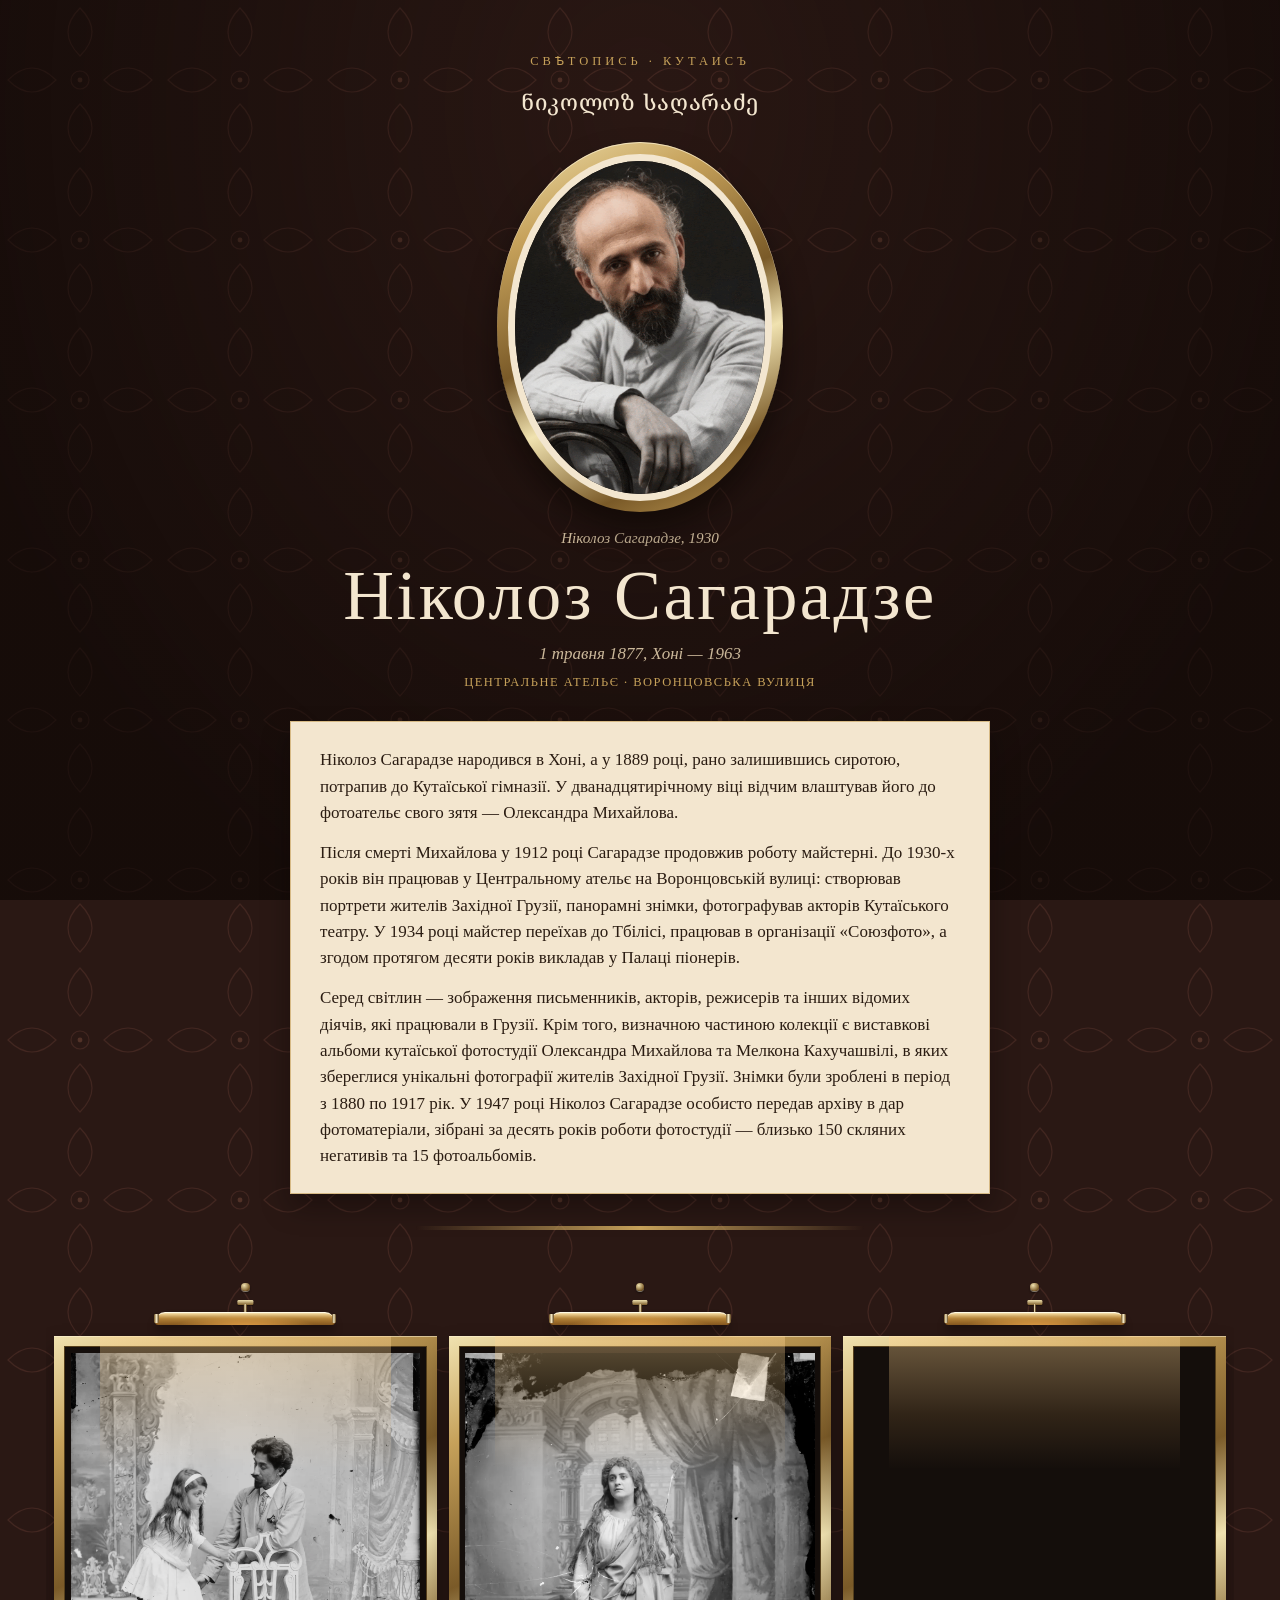
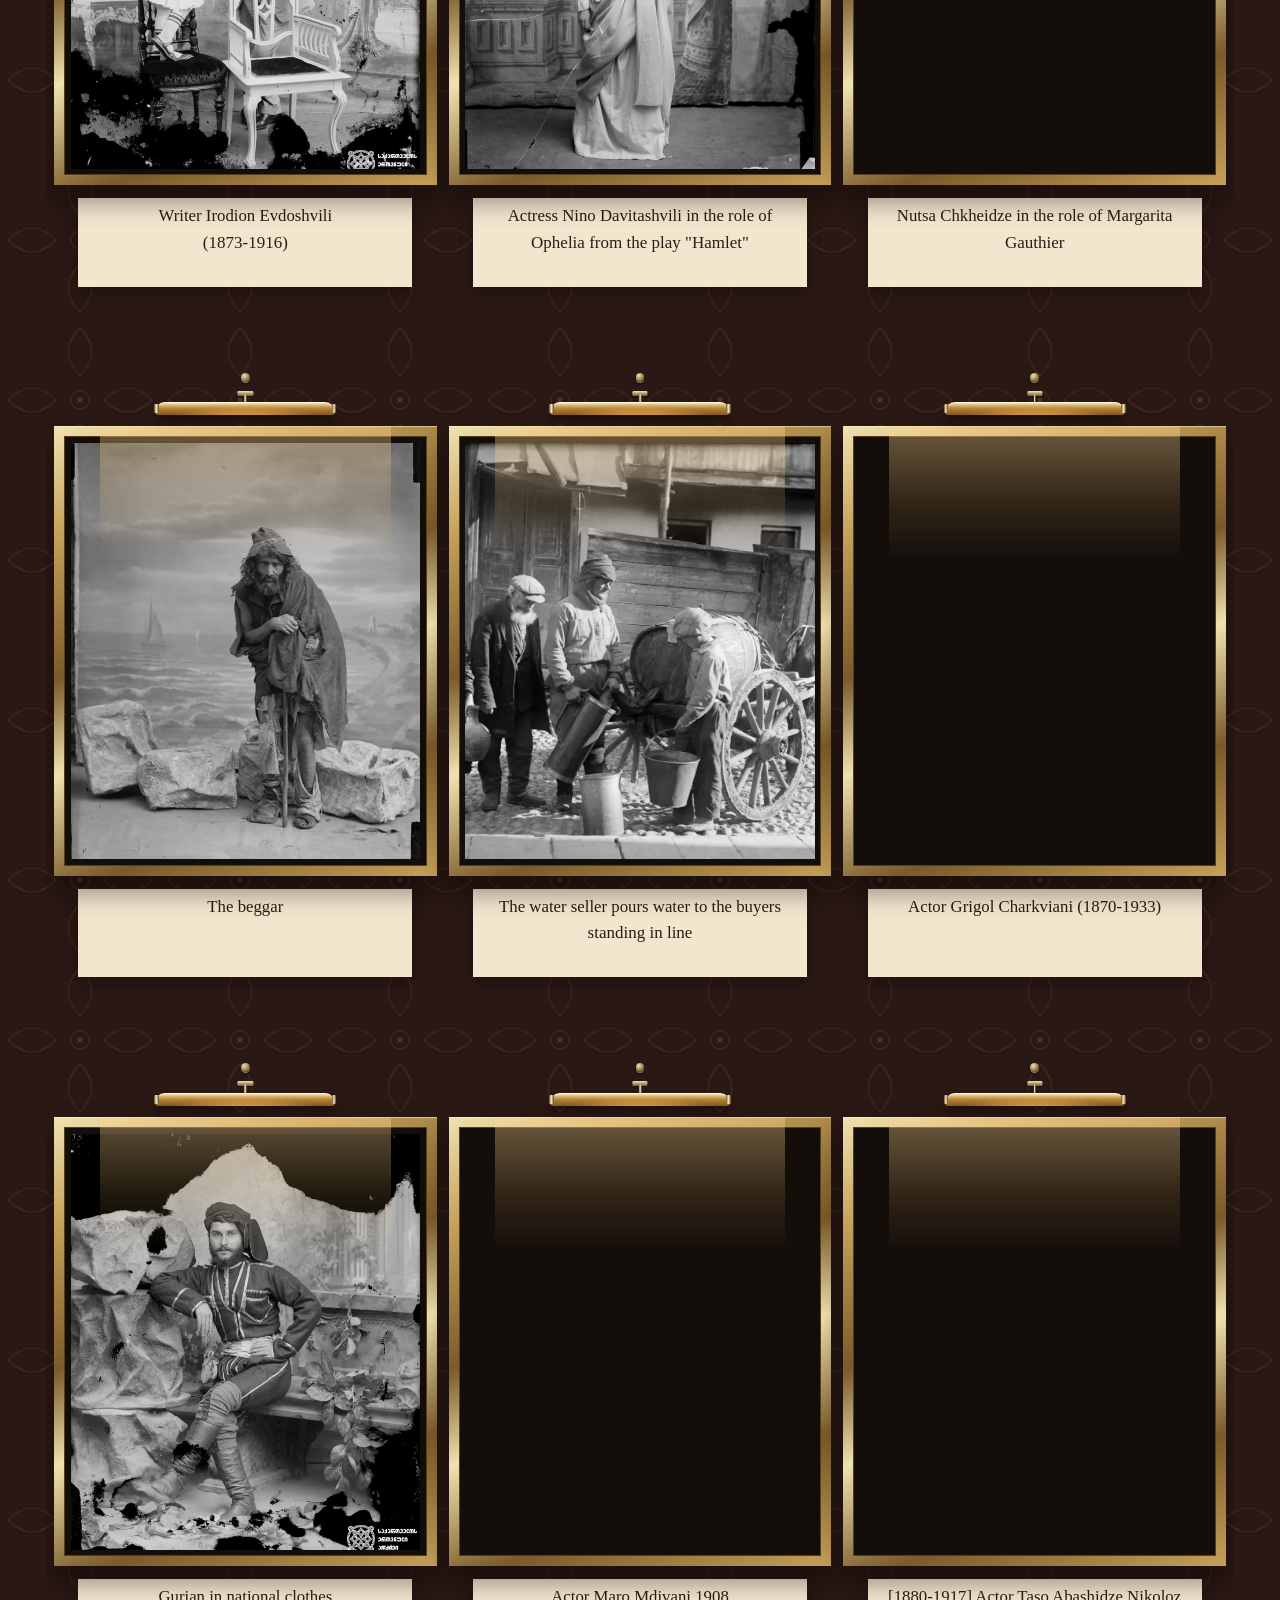
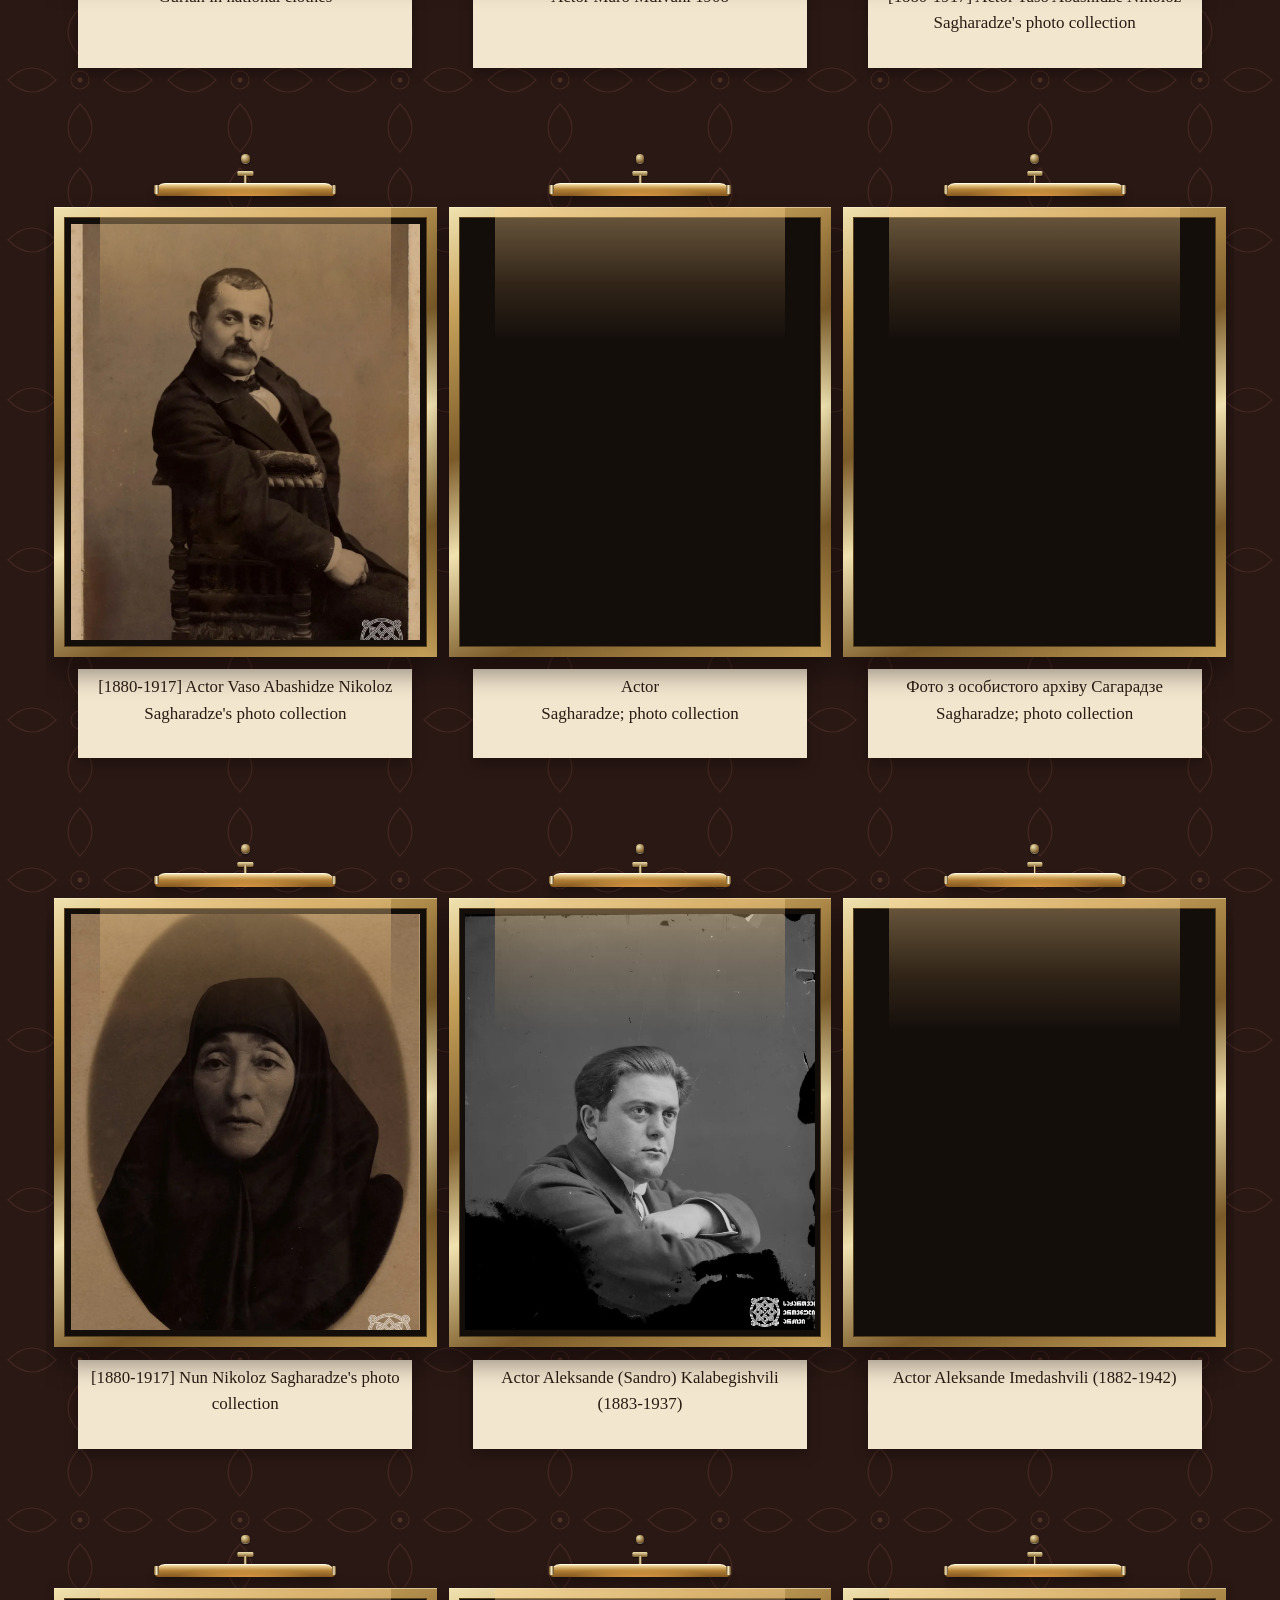
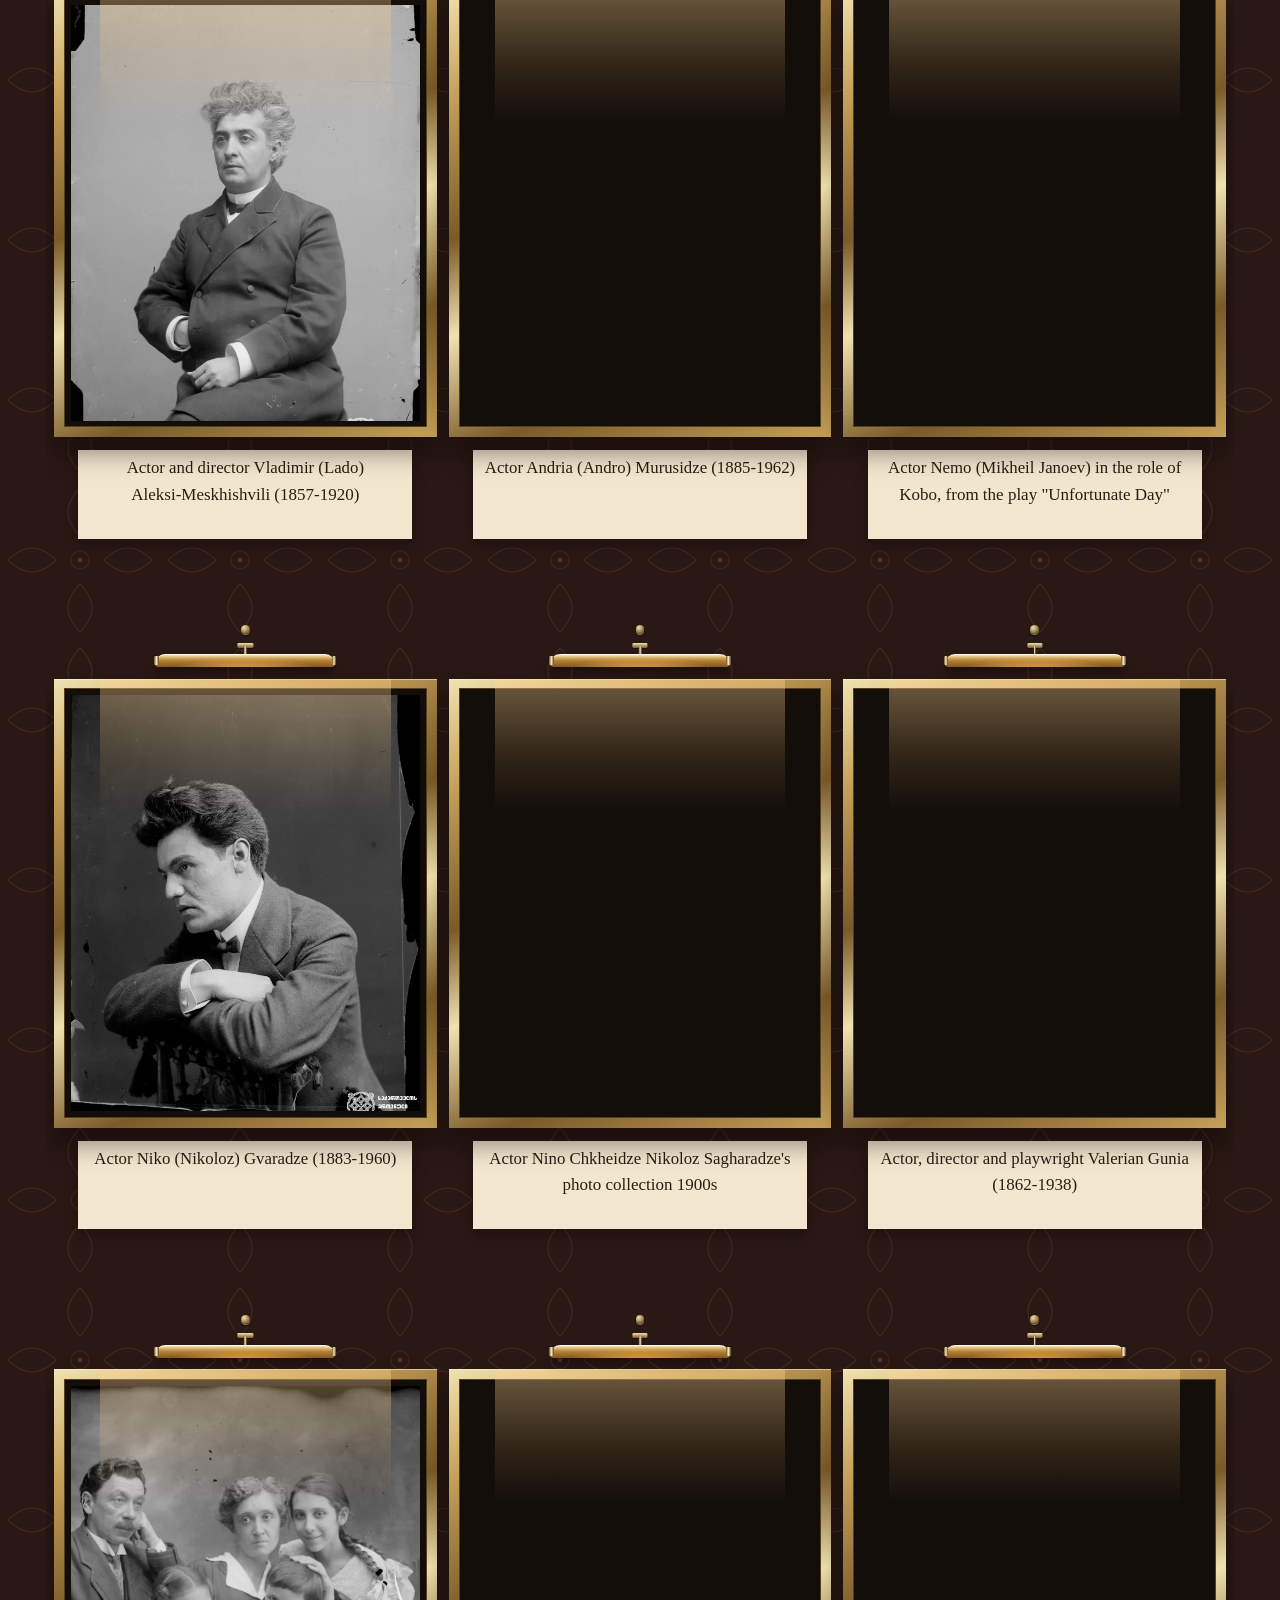
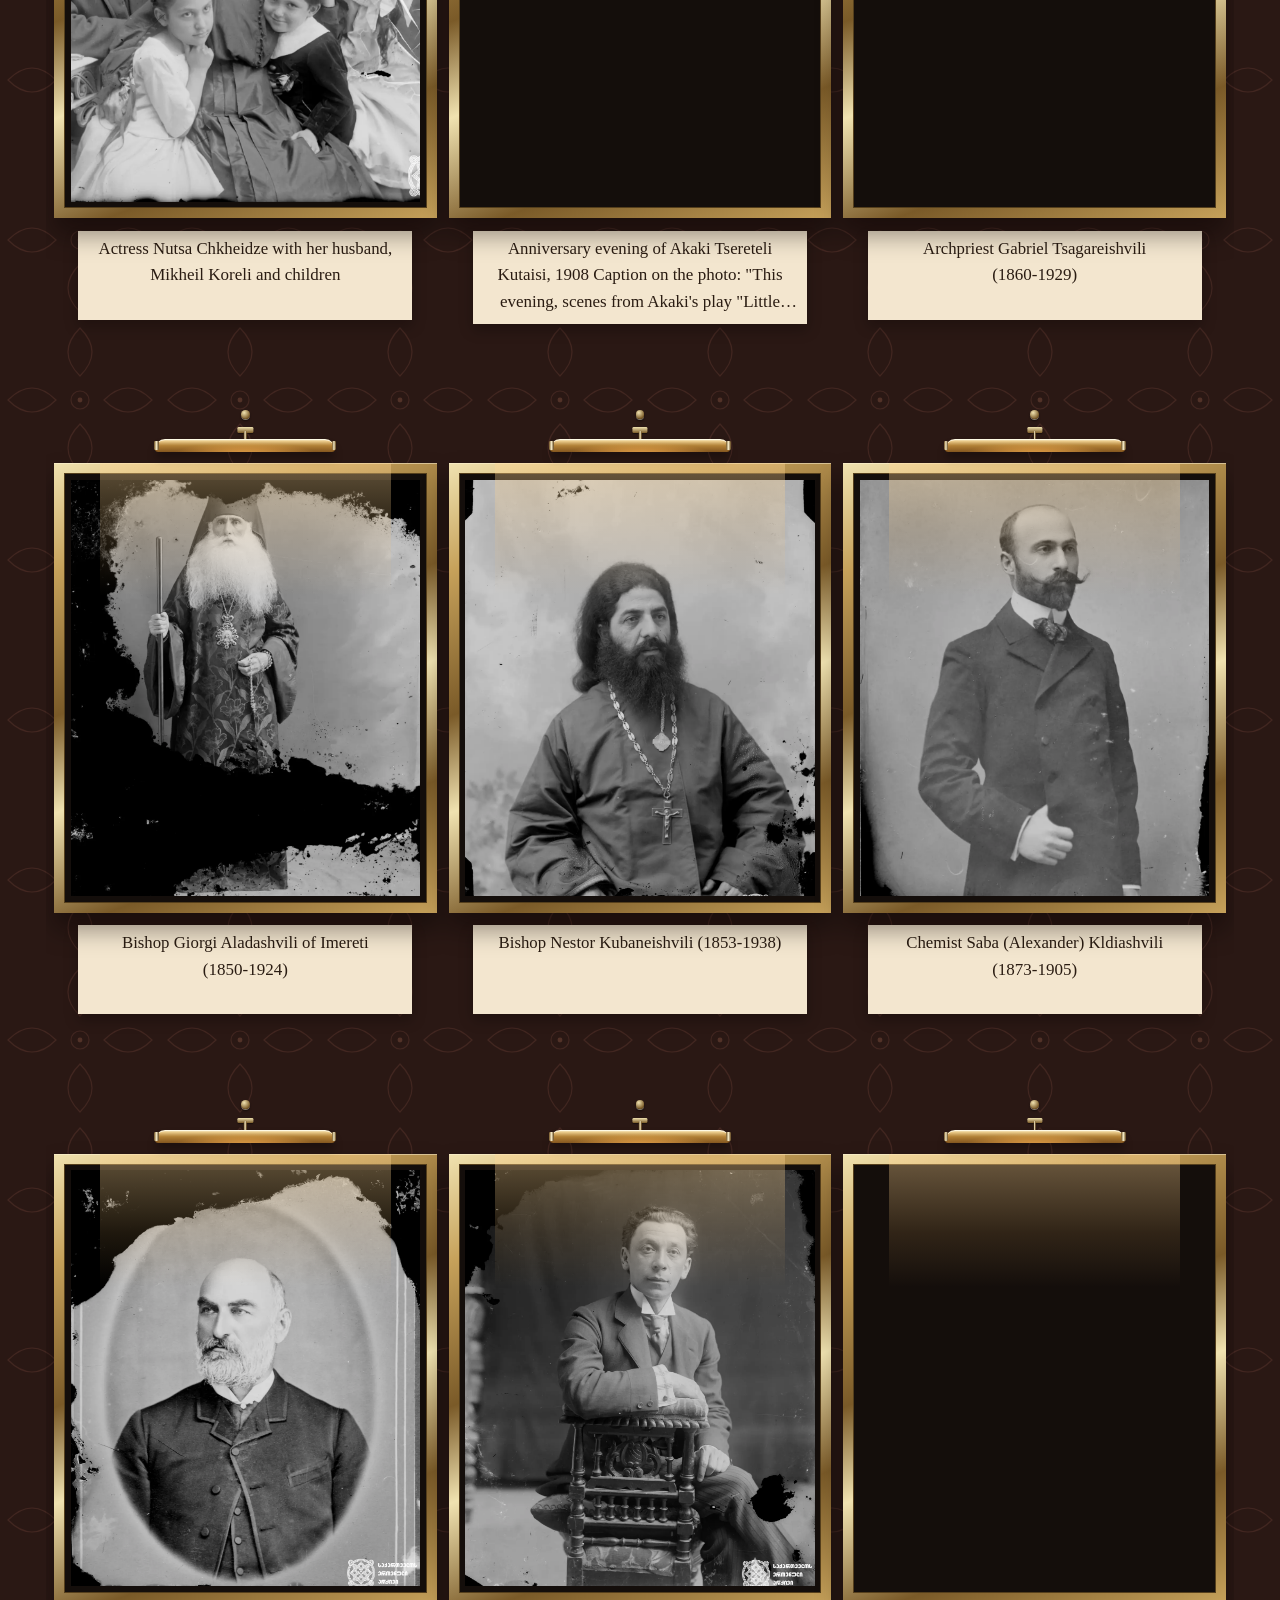
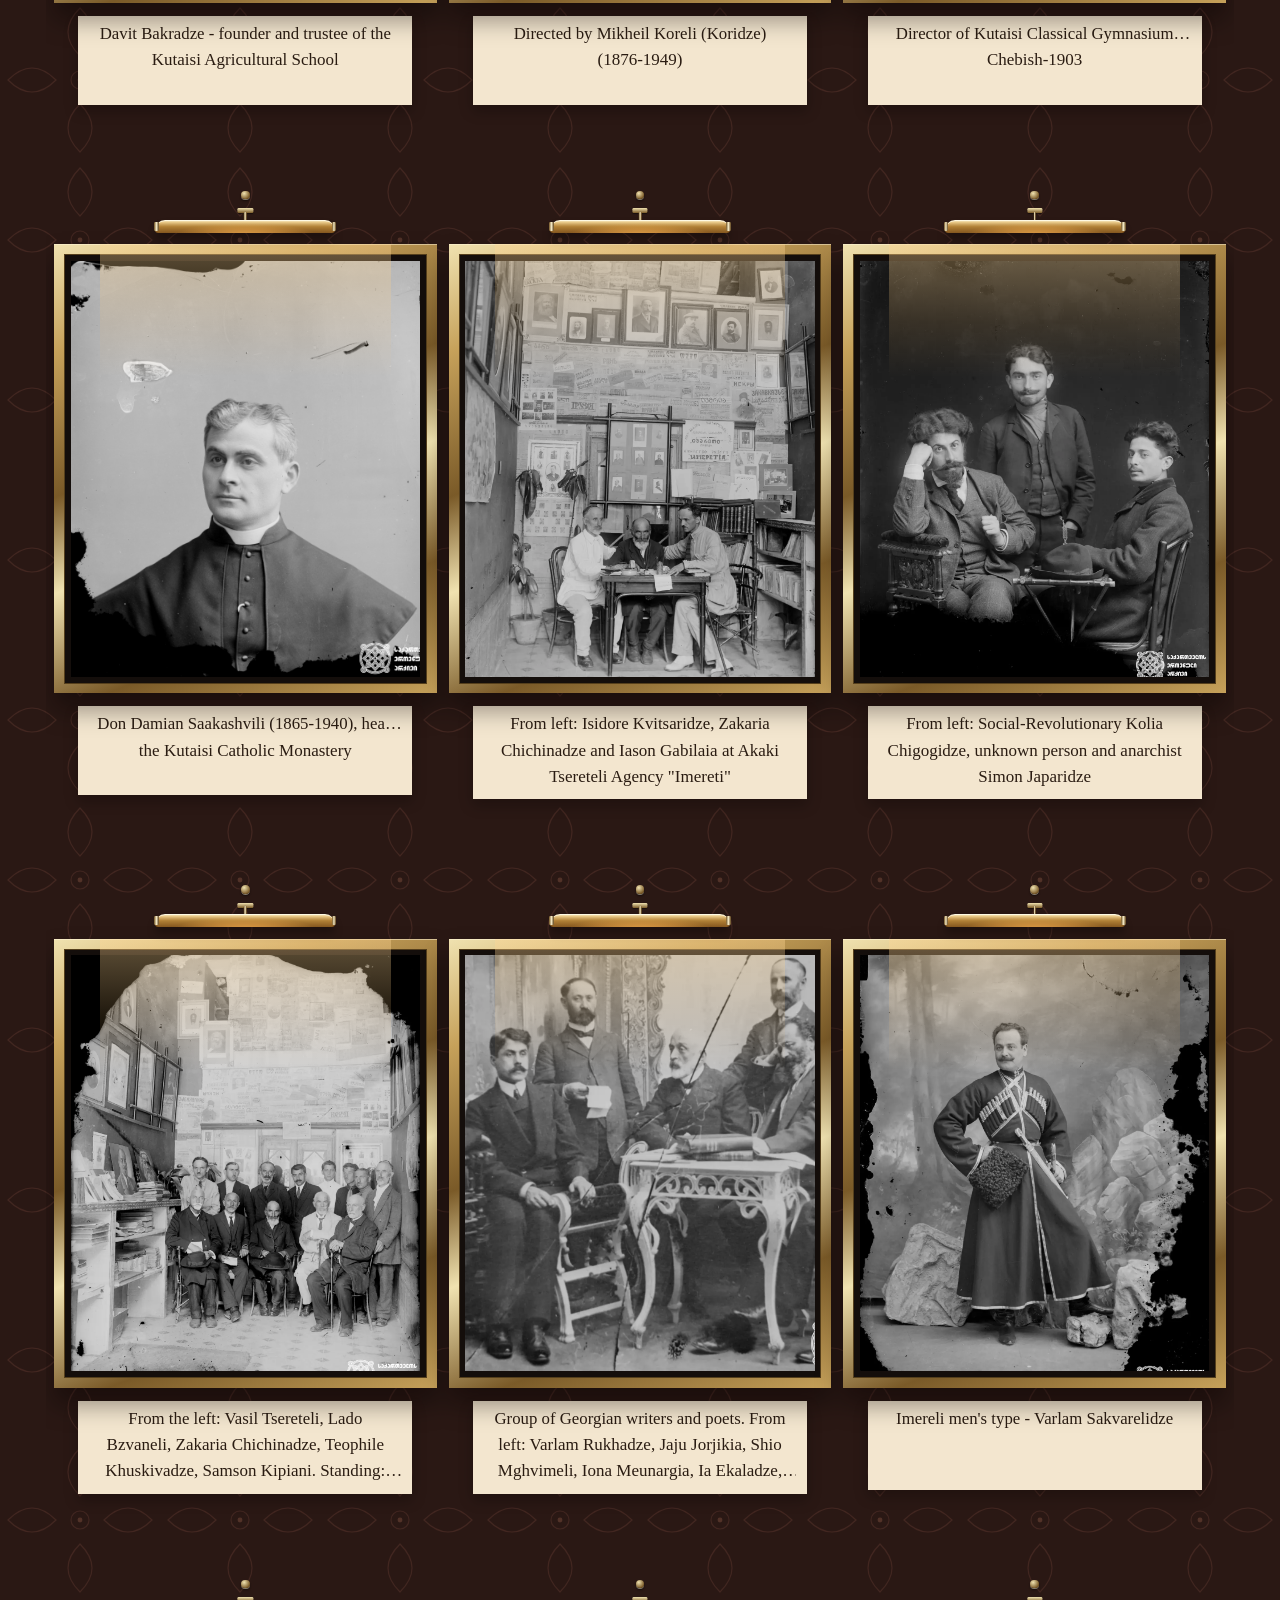
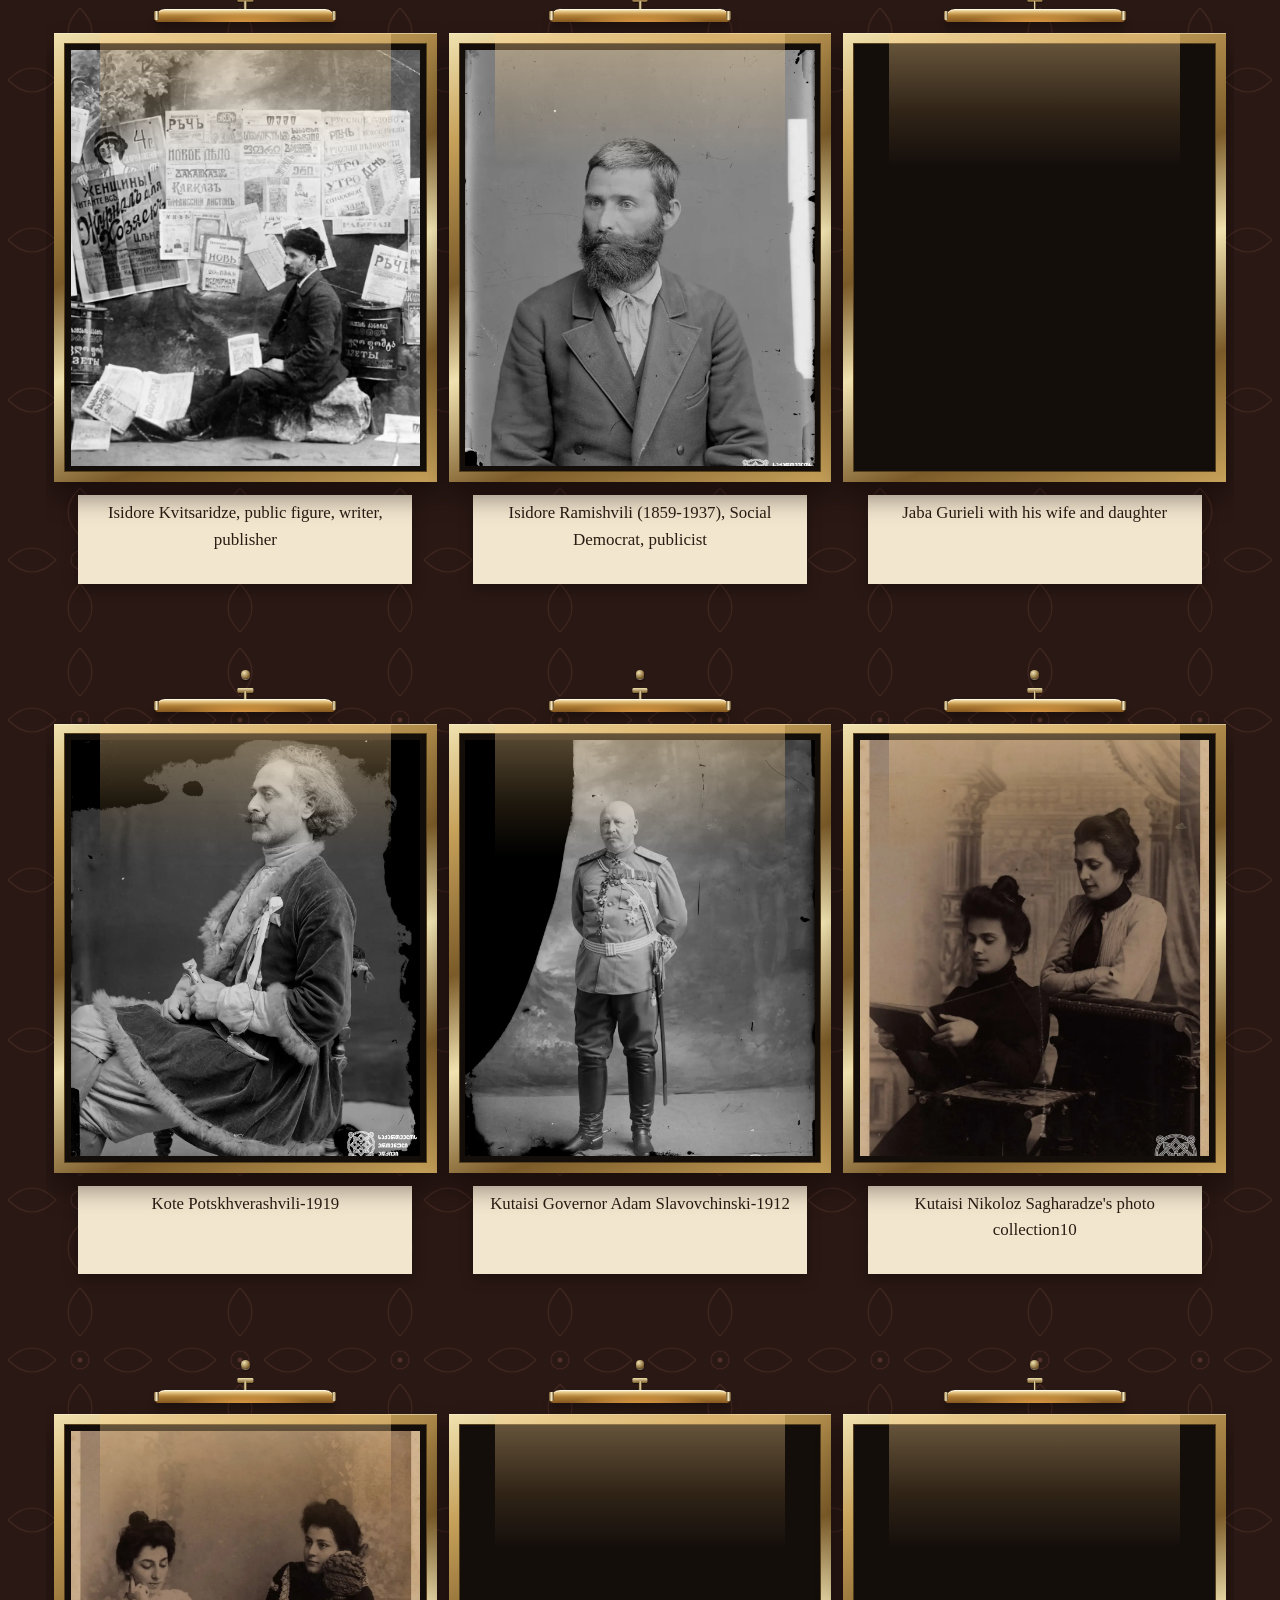
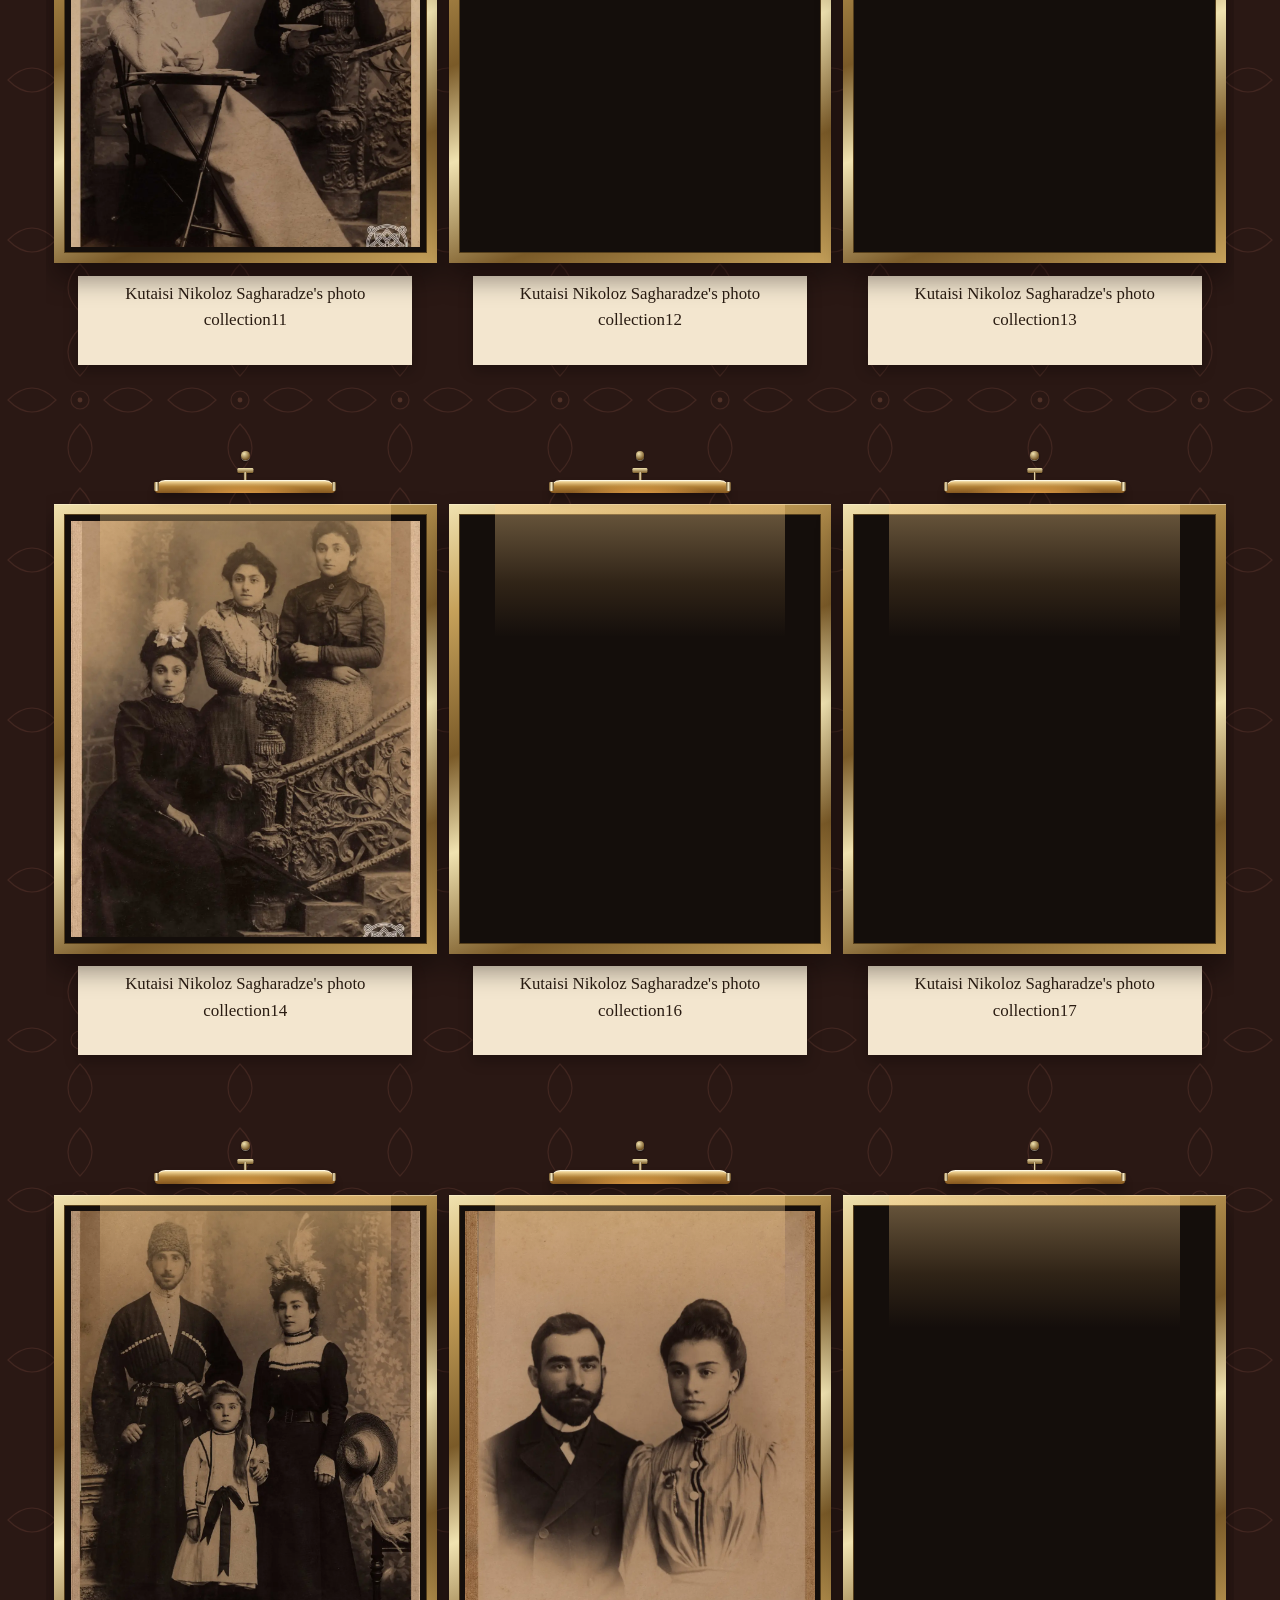
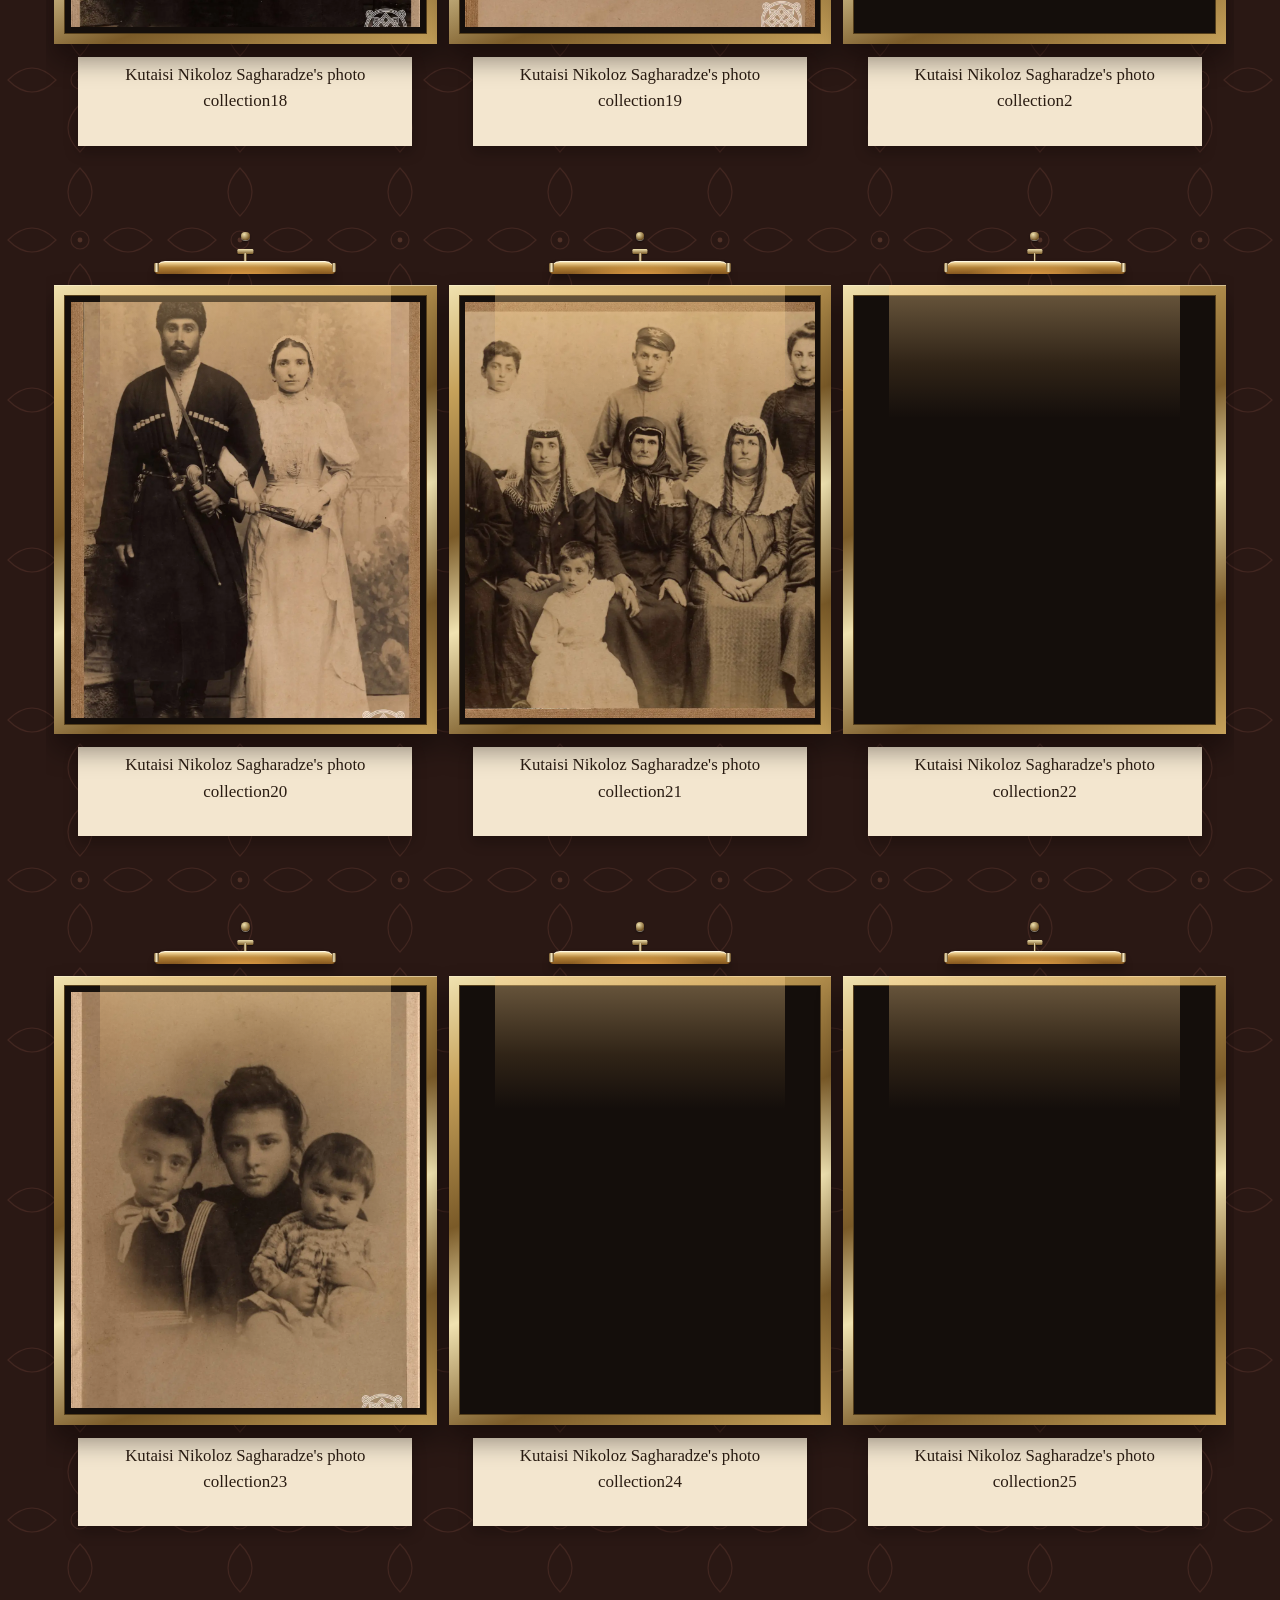
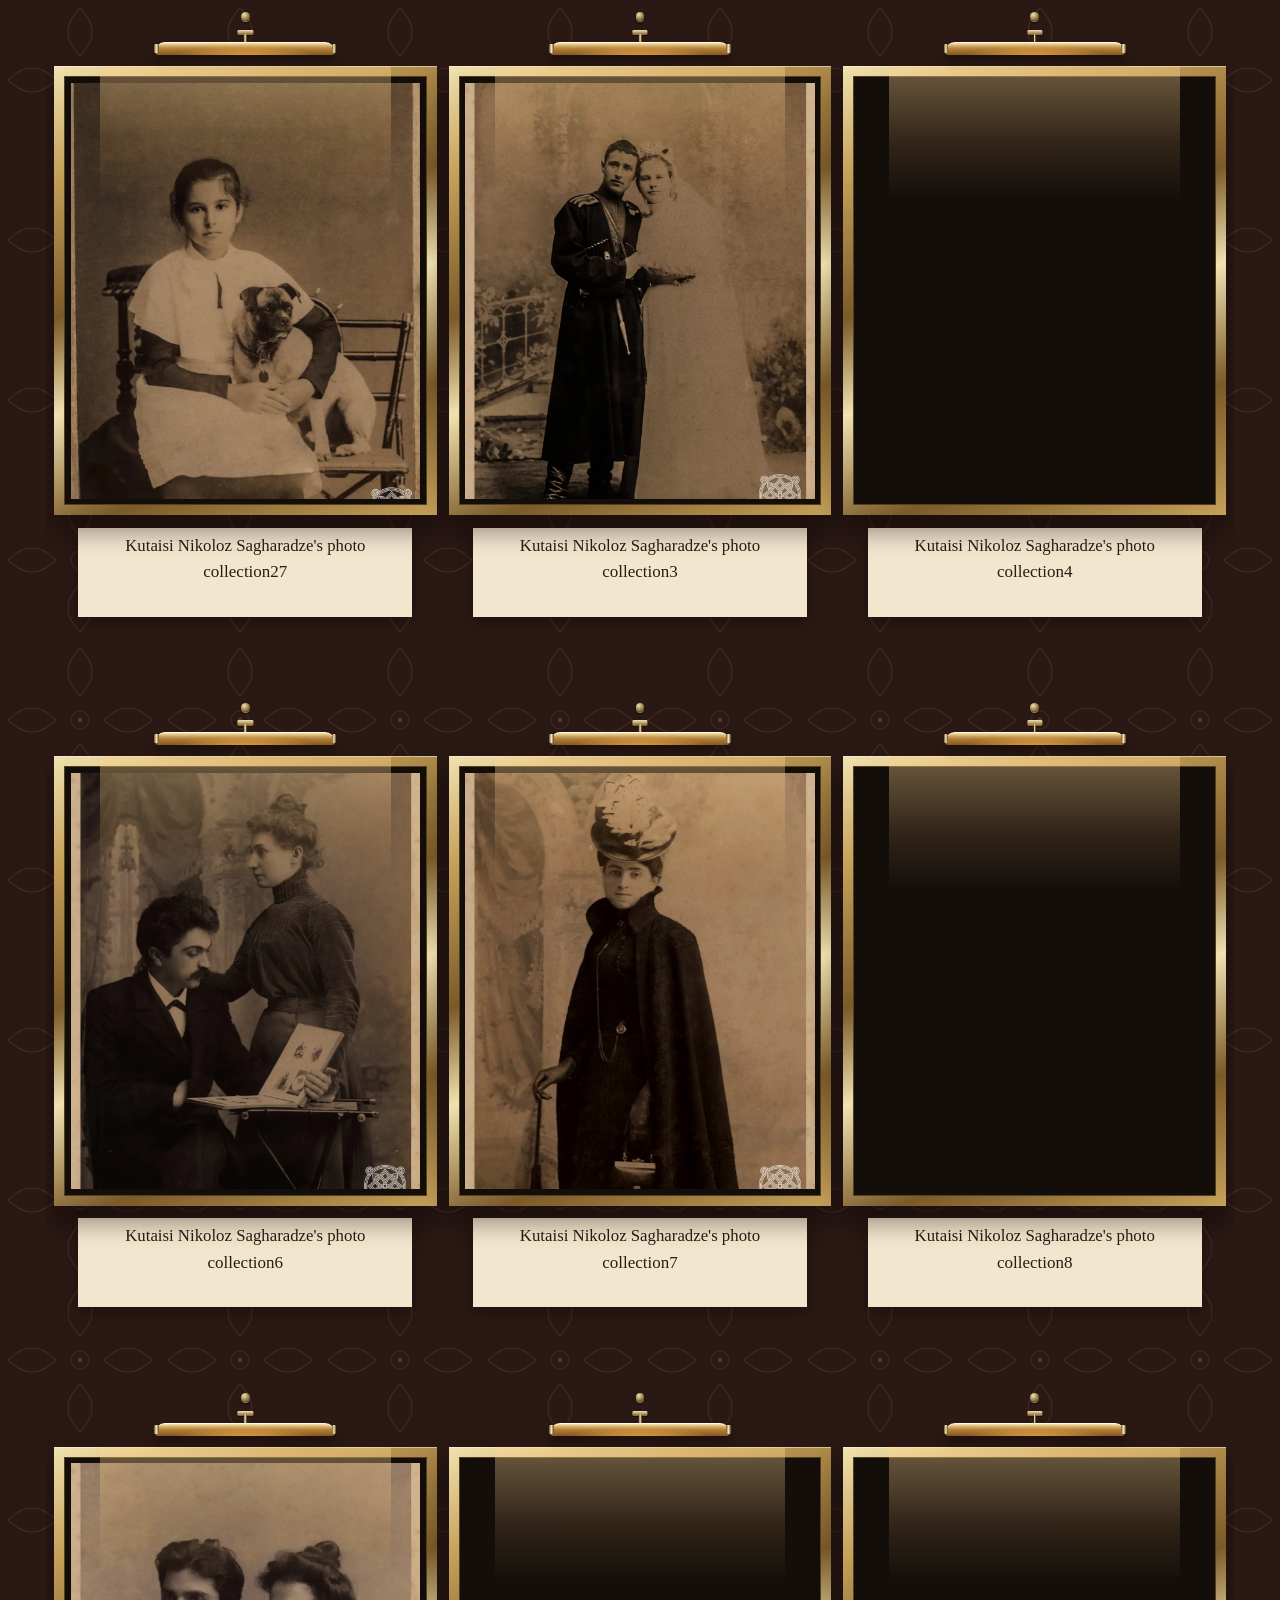
<file: index.html>
<!DOCTYPE html>
<html lang="ua">
  <head>
    <meta charset="utf-8">
    <meta name="viewport" content="width=device-width, initial-scale=1">
    <title>Фотостудія Ніколоза Сагарадзе</title>
    <meta name="description" content="Фото Ніколоза Сагарадзе. Кутаиси, Центральне ательє на Воронцовській.">
<link rel="manifest" href="manifest.json">
    <link rel="icon" href="favicon.svg" type="image/svg+xml">
  <link rel="apple-touch-icon" href="/icons/apple-touch-icon.png">
    <link rel="stylesheet" href="styles.css">
    <style>
      .plate-hit.lit .frame img {
        filter: brightness(1.15) contrast(1.08) drop-shadow(0 0 12px rgba(255, 230, 150, 0.7));
        transition: filter 0.4s ease, box-shadow 0.4s ease;
      }
      .plate-hit.lit .frame {
        box-shadow: 0 14px 36px rgba(0,0,0,0.7), 0 -10px 25px rgba(255, 220, 130, 0.35);
        transition: box-shadow 0.4s ease;
      }
      .slip-title,
      .slip-more {
        display: -webkit-box;
        -webkit-box-orient: vertical;
        overflow: hidden;
      }
      .slip-title { -webkit-line-clamp: 1; }
      .slip-more { -webkit-line-clamp: 2; }
      .slip.is-open .slip-title,
      .slip.is-open .slip-more {
        display: block;
        -webkit-line-clamp: unset;
        overflow: visible;
      }
      .slip { cursor: pointer; }
    </style>
  </head>
  <body>
    <main class="salon">
      <header class="mast">
        <p class="kicker enter">Свѣтопись · Кутаисъ</p>
        <p class="geo enter" lang="ka">ნიკოლოზ საღარაძე</p>
        <figure class="medallion enter plate" data-motion="atelier/n_sagaradze.mp4" data-span="third" style="--i:7;--ratio:3 / 4">
          <div class="oval">
            <div class="oval-mat">
              <div class="oval-opening">
                <img src="atelier/result%20(1).gif" alt="Ніколоз Сагарадзе, портрет 1930 року" loading="lazy">
              </div>
            </div>
          </div>
          <figcaption>Ніколоз Сагарадзе, 1930</figcaption>
        </figure>
        <h1 class="enter">Ніколоз Сагарадзе</h1>
        <p class="dates enter">1 травня 1877, Хоні — 1963</p>
        <p class="place enter">Центральне ательє · Воронцовська вулиця</p>
      </header>

      <article class="label enter">
        <p>
         Ніколоз Сагарадзе народився в Хоні, а у 1889 році, рано залишившись сиротою, потрапив до Кутаїської гімназії. У дванадцятирічному віці відчим влаштував його до фотоательє свого зятя — Олександра Михайлова.
        </p>
        <p>
          Після смерті Михайлова у 1912 році Сагарадзе продовжив роботу майстерні.
          До 1930-х років він працював у Центральному ательє на Воронцовській вулиці: створював
          портрети жителів Західної Грузії, панорамні знімки, фотографував акторів Кутаїського театру. У 1934 році майстер переїхав до
          Тбілісі, працював в організації «Союзфото», а згодом протягом десяти років викладав у Палаці
          піонерів. </p>
          <p>Серед світлин — зображення письменників, акторів, режисерів та інших відомих діячів, які працювали в Грузії. Крім того, визначною частиною колекції є виставкові альбоми кутаїської фотостудії Олександра Михайлова та Мелкона Кахучашвілі, в яких збереглися унікальні фотографії жителів Західної Грузії.
Знімки були зроблені в період з 1880 по 1917 рік. У 1947 році Ніколоз Сагарадзе особисто передав архіву в дар фотоматеріали, зібрані за десять років роботи фотостудії — близько 150 скляних негативів та 15 фотоальбомів.
        </p>
      </article>

      <div class="rail" aria-hidden="true"></div>

      <section class="hang" aria-label="Стена ателье">
  <figure class="plate" data-motion="atelier/children_na_stule.mp4" data-span="third" style="--i:109">
          <div class="plate-hit is-still">
            <span class="nail" aria-hidden="true"></span>
            <span class="lamp" aria-hidden="true"><span class="lamp-plate"></span><span class="lamp-arm"></span><span class="lamp-shade"></span></span>
            <span class="frame">
              <span class="frame-well">
                <span class="opening">
                  <img src="atelier/Writer%20Irodion%20Evdoshvili%20%281873-1916%29.jpg" alt="Writer Irodion Evdoshvili (1873-1916)" loading="lazy">
                </span>
              </span>
            </span>
            <span class="slip" role="button" tabindex="0" aria-expanded="false">
              <span class="slip-title">Writer Irodion Evdoshvili</span>
              <span class="slip-more">  (1873-1916)</span>
            </span>
          </div>
        </figure>
  <figure class="plate" data-span="third" style="--i:15" data-motion="atelier/actress.mp4">
          <div class="plate-hit is-still">
            <span class="nail" aria-hidden="true"></span>
            <span class="lamp" aria-hidden="true"><span class="lamp-plate"></span><span class="lamp-arm"></span><span class="lamp-shade"></span></span>
            <span class="frame">
              <span class="frame-well">
                <span class="opening">
                  <img src="atelier/Actress%20Nino%20Davitashvili%20in%20the%20role%20of%20Ophelia%20from%20the%20play%20%22Hamlet%22.jpg" alt="Actress Nino Davitashvili in the role of Ophelia from the play &quot;Hamlet&quot;" loading="lazy">
                </span>
              </span>
            </span>
            <span class="slip" role="button" tabindex="0" aria-expanded="false">
              <span class="slip-title">Actress Nino Davitashvili in the role of</span>
              <span class="slip-more">Ophelia from the play &quot;Hamlet&quot;</span>
            </span>
          </div>
        </figure> 
 <figure class="plate" data-motion="atelier/lady_v_kresle.mp4" data-span="third" style="--i:79">
          <div class="plate-hit is-still">
            <span class="nail" aria-hidden="true"></span>
            <span class="lamp" aria-hidden="true"><span class="lamp-plate"></span><span class="lamp-arm"></span><span class="lamp-shade"></span></span>
            <span class="frame">
              <span class="frame-well">
                <span class="opening">
                  <img src="atelier/Nutsa%20Chkheidze%20in%20the%20role%20of%20Margarita%20Gauthier.jpg" alt="Nutsa Chkheidze in the role of Margarita Gauthier" loading="lazy">
                </span>
              </span>
            </span>
            <span class="slip" role="button" tabindex="0" aria-expanded="false">
              <span class="slip-title">Nutsa Chkheidze in the role of Margarita</span>
              <span class="slip-more">Gauthier</span>
            </span>
          </div>
        </figure>  
        <figure class="plate" data-motion="atelier/The beggar.mp4" data-span="third" style="--i:98">
          <div class="plate-hit is-still">
            <span class="nail" aria-hidden="true"></span>
            <span class="lamp" aria-hidden="true"><span class="lamp-plate"></span><span class="lamp-arm"></span><span class="lamp-shade"></span></span>
            <span class="frame">
              <span class="frame-well">
                <span class="opening">
                  <img src="atelier/The%20beggar.jpg" alt="The beggar" loading="lazy">
                </span>
              </span>
            </span>
            <span class="slip" role="button" tabindex="0" aria-expanded="false">
              <span class="slip-title">The beggar</span>
            </span>
          </div>
        </figure> 
   <figure class="plate" data-motion="atelier/nabiraut_vodu.mp4" data-span="third" style="--i:99">
          <div class="plate-hit is-still">
            <span class="nail" aria-hidden="true"></span>
            <span class="lamp" aria-hidden="true"><span class="lamp-plate"></span><span class="lamp-arm"></span><span class="lamp-shade"></span></span>
            <span class="frame">
              <span class="frame-well">
                <span class="opening">
                  <img src="atelier/The%20water%20seller%20pours%20water%20to%20the%20buyers%20standing%20in%20line.jpg" alt="The water seller pours water to the buyers standing in line" loading="lazy">
                </span>
              </span>
            </span>
            <span class="slip" role="button" tabindex="0" aria-expanded="false">
              <span class="slip-title">The water seller pours water to the buyers</span>
              <span class="slip-more">standing in line</span>
            </span>
          </div>
        </figure> 
          <figure class="plate" data-motion="atelier/Actor Grigol Charkviani.mp4" data-span="third" style="--i:9">
          <div class="plate-hit is-still">
            <span class="nail" aria-hidden="true"></span>
            <span class="lamp" aria-hidden="true"><span class="lamp-plate"></span><span class="lamp-arm"></span><span class="lamp-shade"></span></span>
            <span class="frame">
              <span class="frame-well">
                <span class="opening">
                  <img src="atelier/Actor%20Grigol%20Charkviani%20%281870-1933%29.jpg" alt="Actor Grigol Charkviani (1870-1933)" loading="lazy">
                </span>
              </span>
            </span>
            <span class="slip" role="button" tabindex="0" aria-expanded="false">
              <span class="slip-title">Actor Grigol Charkviani (1870-1933)</span>
            </span>
          </div>
        </figure> 
       <figure class="plate" data-motion="atelier/Gurian in national clothes.mp4" data-span="third" style="--i:39">
          <div class="plate-hit is-still">
            <span class="nail" aria-hidden="true"></span>
            <span class="lamp" aria-hidden="true"><span class="lamp-plate"></span><span class="lamp-arm"></span><span class="lamp-shade"></span></span>
            <span class="frame">
              <span class="frame-well">
                <span class="opening">
                  <img src="atelier/Gurian%20in%20national%20clothes.jpg" alt="Gurian in national clothes" loading="lazy">
                </span>
              </span>
            </span>
            <span class="slip" role="button" tabindex="0" aria-expanded="false">
              <span class="slip-title">Gurian in national clothes</span>
            </span>
          </div>
        </figure>
         <figure class="plate" data-span="third" style="--i:10" data-motion="atelier/Actor Maro Mdivani 1908.mp4">
          <div class="plate-hit is-still">
            <span class="nail" aria-hidden="true"></span>
            <span class="lamp" aria-hidden="true"><span class="lamp-plate"></span><span class="lamp-arm"></span><span class="lamp-shade"></span></span>
            <span class="frame">
              <span class="frame-well">
                <span class="opening">
                  <img src="atelier/Actor%20Maro%20Mdivani%201908.jpg" alt="Actor Maro Mdivani 1908" loading="lazy">
                </span>
              </span>
            </span>
            <span class="slip" role="button" tabindex="0" aria-expanded="false">
              <span class="slip-title">Actor Maro Mdivani 1908</span>
            </span>
          </div>
        </figure>
        <figure class="plate" data-motion="atelier/Taso Abashidze.mp4" data-span="third" style="--i:2">
          <div class="plate-hit is-still">
            <span class="nail" aria-hidden="true"></span>
            <span class="lamp" aria-hidden="true"><span class="lamp-plate"></span><span class="lamp-arm"></span><span class="lamp-shade"></span></span>
            <span class="frame">
              <span class="frame-well">
                <span class="opening">
                  <img src="atelier/%5B1880-1917%5D%20Actor%20Taso%20Abashidze%20Nikoloz%20Sagharadze%27s%20photo%20collection.jpg" alt="[1880-1917] Actor Taso Abashidze Nikoloz Sagharadze&#x27;s photo collection" loading="lazy">
                </span>
              </span>
            </span>
            <span class="slip" role="button" tabindex="0" aria-expanded="false">
              <span class="slip-title">[1880-1917] Actor Taso Abashidze Nikoloz</span>
              <span class="slip-more">Sagharadze&#x27;s photo collection</span>
            </span>
          </div>
        </figure>
        <figure class="plate" data-span="third" style="--i:3">
          <div class="plate-hit is-still">
            <span class="nail" aria-hidden="true"></span>
            <span class="lamp" aria-hidden="true"><span class="lamp-plate"></span><span class="lamp-arm"></span><span class="lamp-shade"></span></span>
            <span class="frame">
              <span class="frame-well">
                <span class="opening">
                  <img src="atelier/%5B1880-1917%5D%20Actor%20Vaso%20Abashidze%20Nikoloz%20Sagharadze%27s%20photo%20collection.jpg" alt="[1880-1917] Actor Vaso Abashidze Nikoloz Sagharadze&#x27;s photo collection" loading="lazy">
                </span>
              </span>
            </span>
            <span class="slip" role="button" tabindex="0" aria-expanded="false">
              <span class="slip-title">[1880-1917] Actor Vaso Abashidze Nikoloz</span>
              <span class="slip-more">Sagharadze&#x27;s photo collection</span>
            </span>
          </div>
        </figure>
        <figure class="plate" data-span="third" style="--i:112">
          <div class="plate-hit is-still">
            <span class="nail" aria-hidden="true"></span>
            <span class="lamp" aria-hidden="true"><span class="lamp-plate"></span><span class="lamp-arm"></span><span class="lamp-shade"></span></span>
            <span class="frame">
              <span class="frame-well">
                <span class="opening">
                  <img src="atelier/Фото артиста.jpg" alt="Actor; photo collection" loading="lazy">
                </span>
              </span>
            </span>
            <span class="slip" role="button" tabindex="0" aria-expanded="false">
              <span class="slip-title">Actor </span>
              <span class="slip-more">Sagharadze; photo collection</span>
            </span>
          </div>
        </figure>
                <figure class="plate" data-span="third" style="--i:113">
          <div class="plate-hit is-still">
            <span class="nail" aria-hidden="true"></span>
            <span class="lamp" aria-hidden="true"><span class="lamp-plate"></span><span class="lamp-arm"></span><span class="lamp-shade"></span></span>
            <span class="frame">
              <span class="frame-well">
                <span class="opening">
                  <img src="atelier/Фото з особистого архiву Сагарадзе.jpg" alt="Actor; photo collection" loading="lazy">
                </span>
              </span>
            </span>
            <span class="slip" role="button" tabindex="0" aria-expanded="false">
              <span class="slip-title">Фото з особистого архiву Сагарадзе </span>
              <span class="slip-more">Sagharadze; photo collection</span>
            </span>
          </div>
        </figure>
        <figure class="plate" data-span="third" style="--i:4">
          <div class="plate-hit is-still">
            <span class="nail" aria-hidden="true"></span>
            <span class="lamp" aria-hidden="true"><span class="lamp-plate"></span><span class="lamp-arm"></span><span class="lamp-shade"></span></span>
            <span class="frame">
              <span class="frame-well">
                <span class="opening">
                  <img src="atelier/%5B1880-1917%5D%20Nun%20Nikoloz%20Sagharadze%27s%20photo%20collection.jpg" alt="[1880-1917] Nun Nikoloz Sagharadze&#x27;s photo collection" loading="lazy">
                </span>
              </span>
            </span>
            <span class="slip" role="button" tabindex="0" aria-expanded="false">
              <span class="slip-title">[1880-1917] Nun Nikoloz Sagharadze&#x27;s photo</span>
              <span class="slip-more">collection</span>
            </span>
          </div>
        </figure>
        <figure class="plate" data-span="third" style="--i:5">
          <div class="plate-hit is-still">
            <span class="nail" aria-hidden="true"></span>
            <span class="lamp" aria-hidden="true"><span class="lamp-plate"></span><span class="lamp-arm"></span><span class="lamp-shade"></span></span>
            <span class="frame">
              <span class="frame-well">
                <span class="opening">
                  <img src="atelier/Actor%20Aleksande%20%28Sandro%29%20Kalabegishvili%20%281883-1937%29.jpg" alt="Actor Aleksande (Sandro) Kalabegishvili (1883-1937)" loading="lazy">
                </span>
              </span>
            </span>
            <span class="slip" role="button" tabindex="0" aria-expanded="false">
              <span class="slip-title">Actor Aleksande (Sandro) Kalabegishvili</span>
              <span class="slip-more">(1883-1937)</span>
            </span>
          </div>
        </figure>
        <figure class="plate" data-span="third" style="--i:6">
          <div class="plate-hit is-still">
            <span class="nail" aria-hidden="true"></span>
            <span class="lamp" aria-hidden="true"><span class="lamp-plate"></span><span class="lamp-arm"></span><span class="lamp-shade"></span></span>
            <span class="frame">
              <span class="frame-well">
                <span class="opening">
                  <img src="atelier/Actor%20Aleksande%20Imedashvili%20%281882-1942%29.jpg" alt="Actor Aleksande Imedashvili (1882-1942)" loading="lazy">
                </span>
              </span>
            </span>
            <span class="slip" role="button" tabindex="0" aria-expanded="false">
              <span class="slip-title">Actor Aleksande Imedashvili (1882-1942)</span>
            </span>
          </div>
        </figure>
        <figure class="plate" data-span="third" style="--i:7">
          <div class="plate-hit is-still">
            <span class="nail" aria-hidden="true"></span>
            <span class="lamp" aria-hidden="true"><span class="lamp-plate"></span><span class="lamp-arm"></span><span class="lamp-shade"></span></span>
            <span class="frame">
              <span class="frame-well">
                <span class="opening">
                  <img src="atelier/Actor%20and%20director%20Vladimir%20%28Lado%29%20Aleksi-Meskhishvili%20%281857-1920%29.jpg" alt="Actor and director Vladimir (Lado) Aleksi-Meskhishvili (1857-1920)" loading="lazy">
                </span>
              </span>
            </span>
            <span class="slip" role="button" tabindex="0" aria-expanded="false">
              <span class="slip-title">Actor and director Vladimir (Lado)</span>
              <span class="slip-more">Aleksi-Meskhishvili (1857-1920)</span>
            </span>
          </div>
        </figure>
        <figure class="plate" data-span="third" style="--i:8">
          <div class="plate-hit is-still">
            <span class="nail" aria-hidden="true"></span>
            <span class="lamp" aria-hidden="true"><span class="lamp-plate"></span><span class="lamp-arm"></span><span class="lamp-shade"></span></span>
            <span class="frame">
              <span class="frame-well">
                <span class="opening">
                  <img src="atelier/Actor%20Andria%20%28Andro%29%20Murusidze%20%281885-1962%29.jpg" alt="Actor Andria (Andro) Murusidze (1885-1962)" loading="lazy">
                </span>
              </span>
            </span>
            <span class="slip" role="button" tabindex="0" aria-expanded="false">
              <span class="slip-title">Actor Andria (Andro) Murusidze (1885-1962)</span>
            </span>
          </div>
        </figure>
        <figure class="plate" data-span="third" style="--i:11">
          <div class="plate-hit is-still">
            <span class="nail" aria-hidden="true"></span>
            <span class="lamp" aria-hidden="true"><span class="lamp-plate"></span><span class="lamp-arm"></span><span class="lamp-shade"></span></span>
            <span class="frame">
              <span class="frame-well">
                <span class="opening">
                  <img src="atelier/Actor%20Nemo%20%28Mikheil%20Janoev%29%20in%20the%20role%20of%20Kobo%2C%20from%20the%20play%20%22Unfortunate%20Day%22.jpg" alt="Actor Nemo (Mikheil Janoev) in the role of Kobo, from the play &quot;Unfortunate Day&quot;" loading="lazy">
                </span>
              </span>
            </span>
            <span class="slip" role="button" tabindex="0" aria-expanded="false">
              <span class="slip-title">Actor Nemo (Mikheil Janoev) in the role of</span>
              <span class="slip-more">Kobo, from the play &quot;Unfortunate Day&quot;</span>
            </span>
          </div>
        </figure>
        <figure class="plate" data-span="third" style="--i:12">
          <div class="plate-hit is-still">
            <span class="nail" aria-hidden="true"></span>
            <span class="lamp" aria-hidden="true"><span class="lamp-plate"></span><span class="lamp-arm"></span><span class="lamp-shade"></span></span>
            <span class="frame">
              <span class="frame-well">
                <span class="opening">
                  <img src="atelier/Actor%20Niko%20%28Nikoloz%29%20Gvaradze%20%281883-1960%29.jpg" alt="Actor Niko (Nikoloz) Gvaradze (1883-1960)" loading="lazy">
                </span>
              </span>
            </span>
            <span class="slip" role="button" tabindex="0" aria-expanded="false">
              <span class="slip-title">Actor Niko (Nikoloz) Gvaradze (1883-1960)</span>
            </span>
          </div>
        </figure>
        <figure class="plate" data-span="third" style="--i:13">
          <div class="plate-hit is-still">
            <span class="nail" aria-hidden="true"></span>
            <span class="lamp" aria-hidden="true"><span class="lamp-plate"></span><span class="lamp-arm"></span><span class="lamp-shade"></span></span>
            <span class="frame">
              <span class="frame-well">
                <span class="opening">
                  <img src="atelier/Actor%20Nino%20Chkheidze%20Nikoloz%20Sagharadze%27s%20photo%20collection%201900s.jpg" alt="Actor Nino Chkheidze Nikoloz Sagharadze&#x27;s photo collection 1900s" loading="lazy">
                </span>
              </span>
            </span>
            <span class="slip" role="button" tabindex="0" aria-expanded="false">
              <span class="slip-title">Actor Nino Chkheidze Nikoloz Sagharadze&#x27;s</span>
              <span class="slip-more">photo collection 1900s</span>
            </span>
          </div>
        </figure>
        <figure class="plate" data-span="third" style="--i:14">
          <div class="plate-hit is-still">
            <span class="nail" aria-hidden="true"></span>
            <span class="lamp" aria-hidden="true"><span class="lamp-plate"></span><span class="lamp-arm"></span><span class="lamp-shade"></span></span>
            <span class="frame">
              <span class="frame-well">
                <span class="opening">
                  <img src="atelier/Actor%2C%20director%20and%20playwright%20Valerian%20Gunia%20%281862-1938%29.jpg" alt="Actor, director and playwright Valerian Gunia (1862-1938)" loading="lazy">
                </span>
              </span>
            </span>
            <span class="slip" role="button" tabindex="0" aria-expanded="false">
              <span class="slip-title">Actor, director and playwright Valerian Gunia</span>
              <span class="slip-more">(1862-1938)</span>
            </span>
          </div>
        </figure>
       
        <figure class="plate" data-span="third" style="--i:17">
          <div class="plate-hit is-still">
            <span class="nail" aria-hidden="true"></span>
            <span class="lamp" aria-hidden="true"><span class="lamp-plate"></span><span class="lamp-arm"></span><span class="lamp-shade"></span></span>
            <span class="frame">
              <span class="frame-well">
                <span class="opening">
                  <img src="atelier/Actress%20Nutsa%20Chkheidze%20with%20her%20husband%2C%20Mikheil%20Koreli%20and%20children.jpg" alt="Actress Nutsa Chkheidze with her husband, Mikheil Koreli and children" loading="lazy">
                </span>
              </span>
            </span>
            <span class="slip" role="button" tabindex="0" aria-expanded="false">
              <span class="slip-title">Actress Nutsa Chkheidze with her husband,</span>
              <span class="slip-more">Mikheil Koreli and children</span>
            </span>
          </div>
        </figure>
        <figure class="plate" data-span="third" style="--i:18">
          <div class="plate-hit is-still">
            <span class="nail" aria-hidden="true"></span>
            <span class="lamp" aria-hidden="true"><span class="lamp-plate"></span><span class="lamp-arm"></span><span class="lamp-shade"></span></span>
            <span class="frame">
              <span class="frame-well">
                <span class="opening">
                  <img src="atelier/Anniversary evening of Akaki Tsereteli Kutaisi.jpg" alt="Anniversary evening of Akaki Tsereteli Kutaisi, 1908 Caption on the photo: &quot;This evening, scenes from Akaki&#x27;s play &quot;Little Kakhi&quot; were performed by Nino Davitashvili, Iuza Zardalishvili, or Murusidze and Gr. Charkviani" loading="lazy">
                </span>
              </span>
            </span>
            <span class="slip" role="button" tabindex="0" aria-expanded="false">
              <span class="slip-title">Anniversary evening of Akaki Tsereteli</span>
              <span class="slip-more">Kutaisi, 1908 Caption on the photo: &quot;This evening, scenes from Akaki&#x27;s play &quot;Little Kakhi&quot; were performed by Nino Davitashvili, Iuza Zardalishvili, or Murusidze and Gr. Charkviani</span>
            </span>
          </div>
        </figure>
        <figure class="plate" data-span="third" style="--i:19">
          <div class="plate-hit is-still">
            <span class="nail" aria-hidden="true"></span>
            <span class="lamp" aria-hidden="true"><span class="lamp-plate"></span><span class="lamp-arm"></span><span class="lamp-shade"></span></span>
            <span class="frame">
              <span class="frame-well">
                <span class="opening">
                  <img src="atelier/Archpriest%20Gabriel%20Tsagareishvili%20%281860-1929%29.jpg" alt="Archpriest Gabriel Tsagareishvili (1860-1929)" loading="lazy">
                </span>
              </span>
            </span>
            <span class="slip" role="button" tabindex="0" aria-expanded="false">
              <span class="slip-title">Archpriest Gabriel Tsagareishvili</span>
              <span class="slip-more">(1860-1929)</span>
            </span>
          </div>
        </figure>
        <figure class="plate" data-span="third" style="--i:20">
          <div class="plate-hit is-still">
            <span class="nail" aria-hidden="true"></span>
            <span class="lamp" aria-hidden="true"><span class="lamp-plate"></span><span class="lamp-arm"></span><span class="lamp-shade"></span></span>
            <span class="frame">
              <span class="frame-well">
                <span class="opening">
                  <img src="atelier/Bishop%20Giorgi%20Aladashvili%20of%20Imereti%20%281850-1924%29.jpg" alt="Bishop Giorgi Aladashvili of Imereti (1850-1924)" loading="lazy">
                </span>
              </span>
            </span>
            <span class="slip" role="button" tabindex="0" aria-expanded="false">
              <span class="slip-title">Bishop Giorgi Aladashvili of Imereti</span>
              <span class="slip-more">(1850-1924)</span>
            </span>
          </div>
        </figure>
        <figure class="plate" data-span="third" style="--i:21">
          <div class="plate-hit is-still">
            <span class="nail" aria-hidden="true"></span>
            <span class="lamp" aria-hidden="true"><span class="lamp-plate"></span><span class="lamp-arm"></span><span class="lamp-shade"></span></span>
            <span class="frame">
              <span class="frame-well">
                <span class="opening">
                  <img src="atelier/Bishop%20Nestor%20Kubaneishvili%20%281853-1938%29.jpg" alt="Bishop Nestor Kubaneishvili (1853-1938)" loading="lazy">
                </span>
              </span>
            </span>
            <span class="slip" role="button" tabindex="0" aria-expanded="false">
              <span class="slip-title">Bishop Nestor Kubaneishvili (1853-1938)</span>
            </span>
          </div>
        </figure>
        <figure class="plate" data-span="third" style="--i:23">
          <div class="plate-hit is-still">
            <span class="nail" aria-hidden="true"></span>
            <span class="lamp" aria-hidden="true"><span class="lamp-plate"></span><span class="lamp-arm"></span><span class="lamp-shade"></span></span>
            <span class="frame">
              <span class="frame-well">
                <span class="opening">
                  <img src="atelier/Chemist%20Saba%20%28Alexander%29%20Kldiashvili%20%281873-1905%29.jpg" alt="Chemist Saba (Alexander) Kldiashvili (1873-1905)" loading="lazy">
                </span>
              </span>
            </span>
            <span class="slip" role="button" tabindex="0" aria-expanded="false">
              <span class="slip-title">Chemist Saba (Alexander) Kldiashvili</span>
              <span class="slip-more">(1873-1905)</span>
            </span>
          </div>
        </figure>
        </figure>
        <figure class="plate" data-span="third" style="--i:27">
          <div class="plate-hit is-still">
            <span class="nail" aria-hidden="true"></span>
            <span class="lamp" aria-hidden="true"><span class="lamp-plate"></span><span class="lamp-arm"></span><span class="lamp-shade"></span></span>
            <span class="frame">
              <span class="frame-well">
                <span class="opening">
                  <img src="atelier/Davit%20Bakradze%20-%20founder%20and%20trustee%20of%20the%20Kutaisi%20Agricultural%20School.jpg" alt="Davit Bakradze - founder and trustee of the Kutaisi Agricultural School" loading="lazy">
                </span>
              </span>
            </span>
            <span class="slip" role="button" tabindex="0" aria-expanded="false">
              <span class="slip-title">Davit Bakradze - founder and trustee of the</span>
              <span class="slip-more">Kutaisi Agricultural School</span>
            </span>
          </div>
        </figure>
        <figure class="plate" data-span="third" style="--i:28">
          <div class="plate-hit is-still">
            <span class="nail" aria-hidden="true"></span>
            <span class="lamp" aria-hidden="true"><span class="lamp-plate"></span><span class="lamp-arm"></span><span class="lamp-shade"></span></span>
            <span class="frame">
              <span class="frame-well">
                <span class="opening">
                  <img src="atelier/Directed%20by%20Mikheil%20Koreli%20%28Koridze%29%20%281876-1949%29.jpg" alt="Directed by Mikheil Koreli (Koridze) (1876-1949)" loading="lazy">
                </span>
              </span>
            </span>
            <span class="slip" role="button" tabindex="0" aria-expanded="false">
              <span class="slip-title">Directed by Mikheil Koreli (Koridze)</span>
              <span class="slip-more">(1876-1949)</span>
            </span>
          </div>
        </figure>
        <figure class="plate" data-span="third" style="--i:29">
          <div class="plate-hit is-still">
            <span class="nail" aria-hidden="true"></span>
            <span class="lamp" aria-hidden="true"><span class="lamp-plate"></span><span class="lamp-arm"></span><span class="lamp-shade"></span></span>
            <span class="frame">
              <span class="frame-well">
                <span class="opening">
                  <img src="atelier/Director%20of%20Kutaisi%20Classical%20Gymnasium%20Osip%20Chebish-1903.jpg" alt="Director of Kutaisi Classical Gymnasium Osip Chebish-1903" loading="lazy">
                </span>
              </span>
            </span>
            <span class="slip" role="button" tabindex="0" aria-expanded="false">
              <span class="slip-title">Director of Kutaisi Classical Gymnasium Osip</span>
              <span class="slip-more">Chebish-1903</span>
            </span>
          </div>
        </figure>
        <figure class="plate" data-span="third" style="--i:30">
          <div class="plate-hit is-still">
            <span class="nail" aria-hidden="true"></span>
            <span class="lamp" aria-hidden="true"><span class="lamp-plate"></span><span class="lamp-arm"></span><span class="lamp-shade"></span></span>
            <span class="frame">
              <span class="frame-well">
                <span class="opening">
                  <img src="atelier/Don%20Damian%20Saakashvili%20%281865-1940%29%2C%20head%20of%20the%20Kutaisi%20Catholic%20Monastery" alt="Don Damian Saakashvili (1865-1940), head of the Kutaisi Catholic Monastery" loading="lazy">
                </span>
              </span>
            </span>
            <span class="slip" role="button" tabindex="0" aria-expanded="false">
              <span class="slip-title">Don Damian Saakashvili (1865-1940), head of</span>
              <span class="slip-more">the Kutaisi Catholic Monastery</span>
            </span>
          </div>
        </figure>
        <figure class="plate" data-span="third" style="--i:34">
          <div class="plate-hit is-still">
            <span class="nail" aria-hidden="true"></span>
            <span class="lamp" aria-hidden="true"><span class="lamp-plate"></span><span class="lamp-arm"></span><span class="lamp-shade"></span></span>
            <span class="frame">
              <span class="frame-well">
                <span class="opening">
                  <img src="atelier/From%20left%3A%20Isidore%20Kvitsaridze%2C%20Zakaria%20Chichinadze%20and%20Iason%20Gabilaia%20at%20Akaki%20Tsereteli.jpg" alt="From left: Isidore Kvitsaridze, Zakaria Chichinadze and Iason Gabilaia at Akaki Tsereteli Agency &quot;Imereti&quot;" loading="lazy">
                </span>
              </span>
            </span>
            <span class="slip" role="button" tabindex="0" aria-expanded="false">
              <span class="slip-title">From left: Isidore Kvitsaridze, Zakaria</span>
              <span class="slip-more">Chichinadze and Iason Gabilaia at Akaki Tsereteli Agency &quot;Imereti&quot;</span>
            </span>
          </div>
        </figure>
        <figure class="plate" data-span="third" style="--i:35">
          <div class="plate-hit is-still">
            <span class="nail" aria-hidden="true"></span>
            <span class="lamp" aria-hidden="true"><span class="lamp-plate"></span><span class="lamp-arm"></span><span class="lamp-shade"></span></span>
            <span class="frame">
              <span class="frame-well">
                <span class="opening">
                  <img src="atelier/From%20left%3A%20Social-Revolutionary%20Kolia%20Chigogidze%2C%20unknown%20person%20and%20anarchist%20Simon%20Japaridze.jpg" alt="From left: Social-Revolutionary Kolia Chigogidze, unknown person and anarchist Simon Japaridze" loading="lazy">
                </span>
              </span>
            </span>
            <span class="slip" role="button" tabindex="0" aria-expanded="false">
              <span class="slip-title">From left: Social-Revolutionary Kolia</span>
              <span class="slip-more">Chigogidze, unknown person and anarchist Simon Japaridze</span>
            </span>
          </div>
        </figure>
        <figure class="plate" data-span="third" style="--i:36">
          <div class="plate-hit is-still">
            <span class="nail" aria-hidden="true"></span>
            <span class="lamp" aria-hidden="true"><span class="lamp-plate"></span><span class="lamp-arm"></span><span class="lamp-shade"></span></span>
            <span class="frame">
              <span class="frame-well">
                <span class="opening">
                  <img src="atelier/From%20the%20left%3A%20Vasil%20Tsereteli%2C%20Lado%20Bzvaneli%2C%20Zakaria%20Chichinadze%2C%20Teophile%20Khuskivadze.jpg" alt="From the left: Vasil Tsereteli, Lado Bzvaneli, Zakaria Chichinadze, Teophile Khuskivadze, Samson Kipiani. Standing: unknown people, Alexander Chirakadze, Ia Ekaladze, Dia Chianeli (Davit Chkheidze) and Iason Gabilaia" loading="lazy">
                </span>
              </span>
            </span>
            <span class="slip" role="button" tabindex="0" aria-expanded="false">
              <span class="slip-title">From the left: Vasil Tsereteli, Lado</span>
              <span class="slip-more">Bzvaneli, Zakaria Chichinadze, Teophile Khuskivadze, Samson Kipiani. Standing: unknown people, Alexander Chirakadze, Ia Ekaladze, Dia Chianeli (Davit Chkheidze) and Iason Gabilaia</span>
            </span>
          </div>
        </figure>
        <figure class="plate" data-span="third" style="--i:38">
          <div class="plate-hit is-still">
            <span class="nail" aria-hidden="true"></span>
            <span class="lamp" aria-hidden="true"><span class="lamp-plate"></span><span class="lamp-arm"></span><span class="lamp-shade"></span></span>
            <span class="frame">
              <span class="frame-well">
                <span class="opening">
                  <img src="atelier/Group%20of%20Georgian%20writers%20and%20poets.%20From%20left%3A%20Varlam%20Rukhadze%2C%20Jaju%20Jorjikia%2C%20Shio%20Mghvimeli%2C%20Iona%20Meunargia%2C%20Ia%20Ekaladze%2C%20Iason%20Nikolaishvili.%20Isidore%20Kvitsaridze%20stands%20on%20the%20right%5B1910%5D.jpg" alt="Group of Georgian writers and poets. From left: Varlam Rukhadze, Jaju Jorjikia, Shio Mghvimeli, Iona Meunargia, Ia Ekaladze, Iason Nikolaishvili. Isidore Kvitsaridze stands on the right[1910]" loading="lazy">
                </span>
              </span>
            </span>
            <span class="slip" role="button" tabindex="0" aria-expanded="false">
              <span class="slip-title">Group of Georgian writers and poets. From</span>
              <span class="slip-more">left: Varlam Rukhadze, Jaju Jorjikia, Shio Mghvimeli, Iona Meunargia, Ia Ekaladze, Iason Nikolaishvili. Isidore Kvitsaridze stands on the right[1910]</span>
            </span>
          </div>
        </figure>

        <figure class="plate" data-span="third" style="--i:41">
          <div class="plate-hit is-still">
            <span class="nail" aria-hidden="true"></span>
            <span class="lamp" aria-hidden="true"><span class="lamp-plate"></span><span class="lamp-arm"></span><span class="lamp-shade"></span></span>
            <span class="frame">
              <span class="frame-well">
                <span class="opening">
                  <img src="atelier/Imereli%20men%27s%20type%20-%20Varlam%20Sakvarelidze.jpg" alt="Imereli men&#x27;s type - Varlam Sakvarelidze" loading="lazy">
                </span>
              </span>
            </span>
            <span class="slip" role="button" tabindex="0" aria-expanded="false">
              <span class="slip-title">Imereli men&#x27;s type - Varlam Sakvarelidze</span>
            </span>
          </div>
        </figure>
        <figure class="plate" data-span="third" style="--i:42">
          <div class="plate-hit is-still">
            <span class="nail" aria-hidden="true"></span>
            <span class="lamp" aria-hidden="true"><span class="lamp-plate"></span><span class="lamp-arm"></span><span class="lamp-shade"></span></span>
            <span class="frame">
              <span class="frame-well">
                <span class="opening">
                  <img src="atelier/Isidore%20Kvitsaridze%2C%20public%20figure%2C%20writer%2C%20publisher.jpg" alt="Isidore Kvitsaridze, public figure, writer, publisher" loading="lazy">
                </span>
              </span>
            </span>
            <span class="slip" role="button" tabindex="0" aria-expanded="false">
              <span class="slip-title">Isidore Kvitsaridze, public figure, writer,</span>
              <span class="slip-more">publisher</span>
            </span>
          </div>
        </figure>
        <figure class="plate" data-span="third" style="--i:43">
          <div class="plate-hit is-still">
            <span class="nail" aria-hidden="true"></span>
            <span class="lamp" aria-hidden="true"><span class="lamp-plate"></span><span class="lamp-arm"></span><span class="lamp-shade"></span></span>
            <span class="frame">
              <span class="frame-well">
                <span class="opening">
                  <img src="atelier/Isidore%20Ramishvili%20%281859-1937%29%2C%20Social%20Democrat%2C%20publicist.jpg" alt="Isidore Ramishvili (1859-1937), Social Democrat, publicist" loading="lazy">
                </span>
              </span>
            </span>
            <span class="slip" role="button" tabindex="0" aria-expanded="false">
              <span class="slip-title">Isidore Ramishvili (1859-1937), Social</span>
              <span class="slip-more">Democrat, publicist</span>
            </span>
          </div>
        </figure>
        <figure class="plate" data-span="third" style="--i:44">
          <div class="plate-hit is-still">
            <span class="nail" aria-hidden="true"></span>
            <span class="lamp" aria-hidden="true"><span class="lamp-plate"></span><span class="lamp-arm"></span><span class="lamp-shade"></span></span>
            <span class="frame">
              <span class="frame-well">
                <span class="opening">
                  <img src="atelier/Jaba%20Gurieli%20with%20his%20wife%20and%20daughter.jpg" alt="Jaba Gurieli with his wife and daughter" loading="lazy">
                </span>
              </span>
            </span>
            <span class="slip" role="button" tabindex="0" aria-expanded="false">
              <span class="slip-title">Jaba Gurieli with his wife and daughter</span>
            </span>
          </div>
        </figure>
        <figure class="plate" data-span="third" style="--i:45">
          <div class="plate-hit is-still">
            <span class="nail" aria-hidden="true"></span>
            <span class="lamp" aria-hidden="true"><span class="lamp-plate"></span><span class="lamp-arm"></span><span class="lamp-shade"></span></span>
            <span class="frame">
              <span class="frame-well">
                <span class="opening">
                  <img src="atelier/Kote%20Potskhverashvili-1919.jpg" alt="Kote Potskhverashvili-1919" loading="lazy">
                </span>
              </span>
            </span>
            <span class="slip" role="button" tabindex="0" aria-expanded="false">
              <span class="slip-title">Kote Potskhverashvili-1919</span>
            </span>
          </div>
        </figure>
        <figure class="plate" data-span="third" style="--i:46">
          <div class="plate-hit is-still">
            <span class="nail" aria-hidden="true"></span>
            <span class="lamp" aria-hidden="true"><span class="lamp-plate"></span><span class="lamp-arm"></span><span class="lamp-shade"></span></span>
            <span class="frame">
              <span class="frame-well">
                <span class="opening">
                  <img src="atelier/Kutaisi%20Governor%20Adam%20Slavovchinski-1912.jpg" alt="Kutaisi Governor Adam Slavovchinski-1912" loading="lazy">
                </span>
              </span>
            </span>
            <span class="slip" role="button" tabindex="0" aria-expanded="false">
              <span class="slip-title">Kutaisi Governor Adam Slavovchinski-1912</span>
            </span>
          </div>
        </figure>
        <figure class="plate" data-span="third" style="--i:47">
          <div class="plate-hit is-still">
            <span class="nail" aria-hidden="true"></span>
            <span class="lamp" aria-hidden="true"><span class="lamp-plate"></span><span class="lamp-arm"></span><span class="lamp-shade"></span></span>
            <span class="frame">
              <span class="frame-well">
                <span class="opening">
                  <img src="atelier/Kutaisi%20Nikoloz%20Sagharadze%27s%20photo%20collection10.jpg" alt="Kutaisi Nikoloz Sagharadze&#x27;s photo collection10" loading="lazy">
                </span>
              </span>
            </span>
            <span class="slip" role="button" tabindex="0" aria-expanded="false">
              <span class="slip-title">Kutaisi Nikoloz Sagharadze&#x27;s photo</span>
              <span class="slip-more">collection10</span>
            </span>
          </div>
        </figure>
        <figure class="plate" data-span="third" style="--i:48">
          <div class="plate-hit is-still">
            <span class="nail" aria-hidden="true"></span>
            <span class="lamp" aria-hidden="true"><span class="lamp-plate"></span><span class="lamp-arm"></span><span class="lamp-shade"></span></span>
            <span class="frame">
              <span class="frame-well">
                <span class="opening">
                  <img src="atelier/Kutaisi%20Nikoloz%20Sagharadze%27s%20photo%20collection11.jpg" alt="Kutaisi Nikoloz Sagharadze&#x27;s photo collection11" loading="lazy">
                </span>
              </span>
            </span>
            <span class="slip" role="button" tabindex="0" aria-expanded="false">
              <span class="slip-title">Kutaisi Nikoloz Sagharadze&#x27;s photo</span>
              <span class="slip-more">collection11</span>
            </span>
          </div>
        </figure>
        <figure class="plate" data-span="third" style="--i:49">
          <div class="plate-hit is-still">
            <span class="nail" aria-hidden="true"></span>
            <span class="lamp" aria-hidden="true"><span class="lamp-plate"></span><span class="lamp-arm"></span><span class="lamp-shade"></span></span>
            <span class="frame">
              <span class="frame-well">
                <span class="opening">
                  <img src="atelier/Kutaisi%20Nikoloz%20Sagharadze%27s%20photo%20collection12.jpg" alt="Kutaisi Nikoloz Sagharadze&#x27;s photo collection12" loading="lazy">
                </span>
              </span>
            </span>
            <span class="slip" role="button" tabindex="0" aria-expanded="false">
              <span class="slip-title">Kutaisi Nikoloz Sagharadze&#x27;s photo</span>
              <span class="slip-more">collection12</span>
            </span>
          </div>
        </figure>
        <figure class="plate" data-span="third" style="--i:50">
          <div class="plate-hit is-still">
            <span class="nail" aria-hidden="true"></span>
            <span class="lamp" aria-hidden="true"><span class="lamp-plate"></span><span class="lamp-arm"></span><span class="lamp-shade"></span></span>
            <span class="frame">
              <span class="frame-well">
                <span class="opening">
                  <img src="atelier/Kutaisi%20Nikoloz%20Sagharadze%27s%20photo%20collection13.jpg" alt="Kutaisi Nikoloz Sagharadze&#x27;s photo collection13" loading="lazy">
                </span>
              </span>
            </span>
            <span class="slip" role="button" tabindex="0" aria-expanded="false">
              <span class="slip-title">Kutaisi Nikoloz Sagharadze&#x27;s photo</span>
              <span class="slip-more">collection13</span>
            </span>
          </div>
        </figure>
        <figure class="plate" data-span="third" style="--i:51">
          <div class="plate-hit is-still">
            <span class="nail" aria-hidden="true"></span>
            <span class="lamp" aria-hidden="true"><span class="lamp-plate"></span><span class="lamp-arm"></span><span class="lamp-shade"></span></span>
            <span class="frame">
              <span class="frame-well">
                <span class="opening">
                  <img src="atelier/Kutaisi%20Nikoloz%20Sagharadze%27s%20photo%20collection14.jpg" alt="Kutaisi Nikoloz Sagharadze&#x27;s photo collection14" loading="lazy">
                </span>
              </span>
            </span>
            <span class="slip" role="button" tabindex="0" aria-expanded="false">
              <span class="slip-title">Kutaisi Nikoloz Sagharadze&#x27;s photo</span>
              <span class="slip-more">collection14</span>
            </span>
          </div>
        </figure>
        <figure class="plate" data-span="third" style="--i:52">
          <div class="plate-hit is-still">
            <span class="nail" aria-hidden="true"></span>
            <span class="lamp" aria-hidden="true"><span class="lamp-plate"></span><span class="lamp-arm"></span><span class="lamp-shade"></span></span>
            <span class="frame">
              <span class="frame-well">
                <span class="opening">
                  <img src="atelier/Kutaisi%20Nikoloz%20Sagharadze%27s%20photo%20collection16.jpg" alt="Kutaisi Nikoloz Sagharadze&#x27;s photo collection16" loading="lazy">
                </span>
              </span>
            </span>
            <span class="slip" role="button" tabindex="0" aria-expanded="false">
              <span class="slip-title">Kutaisi Nikoloz Sagharadze&#x27;s photo</span>
              <span class="slip-more">collection16</span>
            </span>
          </div>
        </figure>
        <figure class="plate" data-span="third" style="--i:53">
          <div class="plate-hit is-still">
            <span class="nail" aria-hidden="true"></span>
            <span class="lamp" aria-hidden="true"><span class="lamp-plate"></span><span class="lamp-arm"></span><span class="lamp-shade"></span></span>
            <span class="frame">
              <span class="frame-well">
                <span class="opening">
                  <img src="atelier/Kutaisi%20Nikoloz%20Sagharadze%27s%20photo%20collection17.jpg" alt="Kutaisi Nikoloz Sagharadze&#x27;s photo collection17" loading="lazy">
                </span>
              </span>
            </span>
            <span class="slip" role="button" tabindex="0" aria-expanded="false">
              <span class="slip-title">Kutaisi Nikoloz Sagharadze&#x27;s photo</span>
              <span class="slip-more">collection17</span>
            </span>
          </div>
        </figure>
        <figure class="plate" data-span="third" style="--i:54">
          <div class="plate-hit is-still">
            <span class="nail" aria-hidden="true"></span>
            <span class="lamp" aria-hidden="true"><span class="lamp-plate"></span><span class="lamp-arm"></span><span class="lamp-shade"></span></span>
            <span class="frame">
              <span class="frame-well">
                <span class="opening">
                  <img src="atelier/Kutaisi%20Nikoloz%20Sagharadze%27s%20photo%20collection18.jpg" alt="Kutaisi Nikoloz Sagharadze&#x27;s photo collection18" loading="lazy">
                </span>
              </span>
            </span>
            <span class="slip" role="button" tabindex="0" aria-expanded="false">
              <span class="slip-title">Kutaisi Nikoloz Sagharadze&#x27;s photo</span>
              <span class="slip-more">collection18</span>
            </span>
          </div>
        </figure>
        <figure class="plate" data-span="third" style="--i:55">
          <div class="plate-hit is-still">
            <span class="nail" aria-hidden="true"></span>
            <span class="lamp" aria-hidden="true"><span class="lamp-plate"></span><span class="lamp-arm"></span><span class="lamp-shade"></span></span>
            <span class="frame">
              <span class="frame-well">
                <span class="opening">
                  <img src="atelier/Kutaisi%20Nikoloz%20Sagharadze%27s%20photo%20collection19.jpg" alt="Kutaisi Nikoloz Sagharadze&#x27;s photo collection19" loading="lazy">
                </span>
              </span>
            </span>
            <span class="slip" role="button" tabindex="0" aria-expanded="false">
              <span class="slip-title">Kutaisi Nikoloz Sagharadze&#x27;s photo</span>
              <span class="slip-more">collection19</span>
            </span>
          </div>
        </figure>
        <figure class="plate" data-span="third" style="--i:56">
          <div class="plate-hit is-still">
            <span class="nail" aria-hidden="true"></span>
            <span class="lamp" aria-hidden="true"><span class="lamp-plate"></span><span class="lamp-arm"></span><span class="lamp-shade"></span></span>
            <span class="frame">
              <span class="frame-well">
                <span class="opening">
                  <img src="atelier/Kutaisi%20Nikoloz%20Sagharadze%27s%20photo%20collection2.jpg" alt="Kutaisi Nikoloz Sagharadze&#x27;s photo collection2" loading="lazy">
                </span>
              </span>
            </span>
            <span class="slip" role="button" tabindex="0" aria-expanded="false">
              <span class="slip-title">Kutaisi Nikoloz Sagharadze&#x27;s photo</span>
              <span class="slip-more">collection2</span>
            </span>
          </div>
        </figure>
        <figure class="plate" data-span="third" style="--i:57">
          <div class="plate-hit is-still">
            <span class="nail" aria-hidden="true"></span>
            <span class="lamp" aria-hidden="true"><span class="lamp-plate"></span><span class="lamp-arm"></span><span class="lamp-shade"></span></span>
            <span class="frame">
              <span class="frame-well">
                <span class="opening">
                  <img src="atelier/Kutaisi%20Nikoloz%20Sagharadze%27s%20photo%20collection20.jpg" alt="Kutaisi Nikoloz Sagharadze&#x27;s photo collection20" loading="lazy">
                </span>
              </span>
            </span>
            <span class="slip" role="button" tabindex="0" aria-expanded="false">
              <span class="slip-title">Kutaisi Nikoloz Sagharadze&#x27;s photo</span>
              <span class="slip-more">collection20</span>
            </span>
          </div>
        </figure>
        <figure class="plate" data-span="third" style="--i:58">
          <div class="plate-hit is-still">
            <span class="nail" aria-hidden="true"></span>
            <span class="lamp" aria-hidden="true"><span class="lamp-plate"></span><span class="lamp-arm"></span><span class="lamp-shade"></span></span>
            <span class="frame">
              <span class="frame-well">
                <span class="opening">
                  <img src="atelier/Kutaisi%20Nikoloz%20Sagharadze%27s%20photo%20collection21.jpg" alt="Kutaisi Nikoloz Sagharadze&#x27;s photo collection21" loading="lazy">
                </span>
              </span>
            </span>
            <span class="slip" role="button" tabindex="0" aria-expanded="false">
              <span class="slip-title">Kutaisi Nikoloz Sagharadze&#x27;s photo</span>
              <span class="slip-more">collection21</span>
            </span>
          </div>
        </figure>
        <figure class="plate" data-span="third" style="--i:59">
          <div class="plate-hit is-still">
            <span class="nail" aria-hidden="true"></span>
            <span class="lamp" aria-hidden="true"><span class="lamp-plate"></span><span class="lamp-arm"></span><span class="lamp-shade"></span></span>
            <span class="frame">
              <span class="frame-well">
                <span class="opening">
                  <img src="atelier/Kutaisi%20Nikoloz%20Sagharadze%27s%20photo%20collection22.jpg" alt="Kutaisi Nikoloz Sagharadze&#x27;s photo collection22" loading="lazy">
                </span>
              </span>
            </span>
            <span class="slip" role="button" tabindex="0" aria-expanded="false">
              <span class="slip-title">Kutaisi Nikoloz Sagharadze&#x27;s photo</span>
              <span class="slip-more">collection22</span>
            </span>
          </div>
        </figure>
        <figure class="plate" data-span="third" style="--i:60">
          <div class="plate-hit is-still">
            <span class="nail" aria-hidden="true"></span>
            <span class="lamp" aria-hidden="true"><span class="lamp-plate"></span><span class="lamp-arm"></span><span class="lamp-shade"></span></span>
            <span class="frame">
              <span class="frame-well">
                <span class="opening">
                  <img src="atelier/Kutaisi%20Nikoloz%20Sagharadze%27s%20photo%20collection23.jpg" alt="Kutaisi Nikoloz Sagharadze&#x27;s photo collection23" loading="lazy">
                </span>
              </span>
            </span>
            <span class="slip" role="button" tabindex="0" aria-expanded="false">
              <span class="slip-title">Kutaisi Nikoloz Sagharadze&#x27;s photo</span>
              <span class="slip-more">collection23</span>
            </span>
          </div>
        </figure>
        <figure class="plate" data-span="third" style="--i:61">
          <div class="plate-hit is-still">
            <span class="nail" aria-hidden="true"></span>
            <span class="lamp" aria-hidden="true"><span class="lamp-plate"></span><span class="lamp-arm"></span><span class="lamp-shade"></span></span>
            <span class="frame">
              <span class="frame-well">
                <span class="opening">
                  <img src="atelier/Kutaisi%20Nikoloz%20Sagharadze%27s%20photo%20collection24.jpg" alt="Kutaisi Nikoloz Sagharadze&#x27;s photo collection24" loading="lazy">
                </span>
              </span>
            </span>
            <span class="slip" role="button" tabindex="0" aria-expanded="false">
              <span class="slip-title">Kutaisi Nikoloz Sagharadze&#x27;s photo</span>
              <span class="slip-more">collection24</span>
            </span>
          </div>
        </figure>
        <figure class="plate" data-span="third" style="--i:62">
          <div class="plate-hit is-still">
            <span class="nail" aria-hidden="true"></span>
            <span class="lamp" aria-hidden="true"><span class="lamp-plate"></span><span class="lamp-arm"></span><span class="lamp-shade"></span></span>
            <span class="frame">
              <span class="frame-well">
                <span class="opening">
                  <img src="atelier/Kutaisi%20Nikoloz%20Sagharadze%27s%20photo%20collection25.jpg" alt="Kutaisi Nikoloz Sagharadze&#x27;s photo collection25" loading="lazy">
                </span>
              </span>
            </span>
            <span class="slip" role="button" tabindex="0" aria-expanded="false">
              <span class="slip-title">Kutaisi Nikoloz Sagharadze&#x27;s photo</span>
              <span class="slip-more">collection25</span>
            </span>
          </div>
        </figure>
        <figure class="plate" data-span="third" style="--i:63">
          <div class="plate-hit is-still">
            <span class="nail" aria-hidden="true"></span>
            <span class="lamp" aria-hidden="true"><span class="lamp-plate"></span><span class="lamp-arm"></span><span class="lamp-shade"></span></span>
            <span class="frame">
              <span class="frame-well">
                <span class="opening">
                  <img src="atelier/Kutaisi%20Nikoloz%20Sagharadze%27s%20photo%20collection27.jpg" alt="Kutaisi Nikoloz Sagharadze&#x27;s photo collection27" loading="lazy">
                </span>
              </span>
            </span>
            <span class="slip" role="button" tabindex="0" aria-expanded="false">
              <span class="slip-title">Kutaisi Nikoloz Sagharadze&#x27;s photo</span>
              <span class="slip-more">collection27</span>
            </span>
          </div>
        </figure>
        <figure class="plate" data-span="third" style="--i:64">
          <div class="plate-hit is-still">
            <span class="nail" aria-hidden="true"></span>
            <span class="lamp" aria-hidden="true"><span class="lamp-plate"></span><span class="lamp-arm"></span><span class="lamp-shade"></span></span>
            <span class="frame">
              <span class="frame-well">
                <span class="opening">
                  <img src="atelier/Kutaisi%20Nikoloz%20Sagharadze%27s%20photo%20collection3.jpg" alt="Kutaisi Nikoloz Sagharadze&#x27;s photo collection3" loading="lazy">
                </span>
              </span>
            </span>
            <span class="slip" role="button" tabindex="0" aria-expanded="false">
              <span class="slip-title">Kutaisi Nikoloz Sagharadze&#x27;s photo</span>
              <span class="slip-more">collection3</span>
            </span>
          </div>
        </figure>
        <figure class="plate" data-span="third" style="--i:65">
          <div class="plate-hit is-still">
            <span class="nail" aria-hidden="true"></span>
            <span class="lamp" aria-hidden="true"><span class="lamp-plate"></span><span class="lamp-arm"></span><span class="lamp-shade"></span></span>
            <span class="frame">
              <span class="frame-well">
                <span class="opening">
                  <img src="atelier/Kutaisi%20Nikoloz%20Sagharadze%27s%20photo%20collection4.jpg" alt="Kutaisi Nikoloz Sagharadze&#x27;s photo collection4" loading="lazy">
                </span>
              </span>
            </span>
            <span class="slip" role="button" tabindex="0" aria-expanded="false">
              <span class="slip-title">Kutaisi Nikoloz Sagharadze&#x27;s photo</span>
              <span class="slip-more">collection4</span>
            </span>
          </div>
        </figure>
        <figure class="plate" data-span="third" style="--i:66">
          <div class="plate-hit is-still">
            <span class="nail" aria-hidden="true"></span>
            <span class="lamp" aria-hidden="true"><span class="lamp-plate"></span><span class="lamp-arm"></span><span class="lamp-shade"></span></span>
            <span class="frame">
              <span class="frame-well">
                <span class="opening">
                  <img src="atelier/Kutaisi%20Nikoloz%20Sagharadze%27s%20photo%20collection6.jpg" alt="Kutaisi Nikoloz Sagharadze&#x27;s photo collection6" loading="lazy">
                </span>
              </span>
            </span>
            <span class="slip" role="button" tabindex="0" aria-expanded="false">
              <span class="slip-title">Kutaisi Nikoloz Sagharadze&#x27;s photo</span>
              <span class="slip-more">collection6</span>
            </span>
          </div>
        </figure>
        <figure class="plate" data-span="third" style="--i:67">
          <div class="plate-hit is-still">
            <span class="nail" aria-hidden="true"></span>
            <span class="lamp" aria-hidden="true"><span class="lamp-plate"></span><span class="lamp-arm"></span><span class="lamp-shade"></span></span>
            <span class="frame">
              <span class="frame-well">
                <span class="opening">
                  <img src="atelier/Kutaisi%20Nikoloz%20Sagharadze%27s%20photo%20collection7.jpg" alt="Kutaisi Nikoloz Sagharadze&#x27;s photo collection7" loading="lazy">
                </span>
              </span>
            </span>
            <span class="slip" role="button" tabindex="0" aria-expanded="false">
              <span class="slip-title">Kutaisi Nikoloz Sagharadze&#x27;s photo</span>
              <span class="slip-more">collection7</span>
            </span>
          </div>
        </figure>
        <figure class="plate" data-span="third" style="--i:68">
          <div class="plate-hit is-still">
            <span class="nail" aria-hidden="true"></span>
            <span class="lamp" aria-hidden="true"><span class="lamp-plate"></span><span class="lamp-arm"></span><span class="lamp-shade"></span></span>
            <span class="frame">
              <span class="frame-well">
                <span class="opening">
                  <img src="atelier/Kutaisi%20Nikoloz%20Sagharadze%27s%20photo%20collection8.jpg" alt="Kutaisi Nikoloz Sagharadze&#x27;s photo collection8" loading="lazy">
                </span>
              </span>
            </span>
            <span class="slip" role="button" tabindex="0" aria-expanded="false">
              <span class="slip-title">Kutaisi Nikoloz Sagharadze&#x27;s photo</span>
              <span class="slip-more">collection8</span>
            </span>
          </div>
        </figure>
        <figure class="plate" data-span="third" style="--i:69">
          <div class="plate-hit is-still">
            <span class="nail" aria-hidden="true"></span>
            <span class="lamp" aria-hidden="true"><span class="lamp-plate"></span><span class="lamp-arm"></span><span class="lamp-shade"></span></span>
            <span class="frame">
              <span class="frame-well">
                <span class="opening">
                  <img src="atelier/Kutaisi%20Nikoloz%20Sagharadze%27s%20photo%20collection9.jpg" alt="Kutaisi Nikoloz Sagharadze&#x27;s photo collection9" loading="lazy">
                </span>
              </span>
            </span>
            <span class="slip" role="button" tabindex="0" aria-expanded="false">
              <span class="slip-title">Kutaisi Nikoloz Sagharadze&#x27;s photo</span>
              <span class="slip-more">collection9</span>
            </span>
          </div>
        </figure>
        <figure class="plate" data-span="third" style="--i:70">
          <div class="plate-hit is-still">
            <span class="nail" aria-hidden="true"></span>
            <span class="lamp" aria-hidden="true"><span class="lamp-plate"></span><span class="lamp-arm"></span><span class="lamp-shade"></span></span>
            <span class="frame">
              <span class="frame-well">
                <span class="opening">
                  <img src="atelier/Kutaisi%20Theater%201898-99-Among%20the%20members%20of%20the%20theater%3A%20Kote%20Kipiani%2C%20Lado%20Meskhishvili%2C%20Nutsa%20Chkheidze%2C%20Shalva%20Dadiani%2C%20Vaso%20Balanchivadze%2C%20Nemo%20%28Mikheil%20Janoev%29%2C%20Gamkrelidze.jpg" alt="Kutaisi Theater 1898-99-Among the members of the theater: Kote Kipiani, Lado Meskhishvili, Nutsa Chkheidze, Shalva Dadiani, Vaso Balanchivadze, Nemo (Mikheil Janoev), Gamkrelidze" loading="lazy">
                </span>
              </span>
            </span>
            <span class="slip" role="button" tabindex="0" aria-expanded="false">
              <span class="slip-title">Kutaisi Theater 1898-99-Among the members of</span>
              <span class="slip-more">the theater: Kote Kipiani, Lado Meskhishvili, Nutsa Chkheidze, Shalva Dadiani, Vaso Balanchivadze, Nemo (Mikheil Janoev), Gamkrelidze</span>
            </span>
          </div>
        </figure>
        <figure class="plate" data-span="third" style="--i:72">
          <div class="plate-hit is-still">
            <span class="nail" aria-hidden="true"></span>
            <span class="lamp" aria-hidden="true"><span class="lamp-plate"></span><span class="lamp-arm"></span><span class="lamp-shade"></span></span>
            <span class="frame">
              <span class="frame-well">
                <span class="opening">
                  <img src="atelier/Levan%20Dadeshkeliani%20%281873-1918%29%20Georgian%20publicist%2C%20political%20figure.jpg" alt="Levan Dadeshkeliani (1873-1918) Georgian publicist, political figure" loading="lazy">
                </span>
              </span>
            </span>
            <span class="slip" role="button" tabindex="0" aria-expanded="false">
              <span class="slip-title">Levan Dadeshkeliani (1873-1918) Georgian</span>
              <span class="slip-more">publicist, political figure</span>
            </span>
          </div>
        </figure>
        <figure class="plate" data-span="third" style="--i:73">
          <div class="plate-hit is-still">
            <span class="nail" aria-hidden="true"></span>
            <span class="lamp" aria-hidden="true"><span class="lamp-plate"></span><span class="lamp-arm"></span><span class="lamp-shade"></span></span>
            <span class="frame">
              <span class="frame-well">
                <span class="opening">
                  <img src="atelier/Lucien%20Charles%20David%20Murat%20%281870-1933%29.jpg" alt="Lucien Charles David Murat (1870-1933)" loading="lazy">
                </span>
              </span>
            </span>
            <span class="slip" role="button" tabindex="0" aria-expanded="false">
              <span class="slip-title">Lucien Charles David Murat (1870-1933)</span>
            </span>
          </div>
        </figure>
        <figure class="plate" data-span="third" style="--i:74">
          <div class="plate-hit is-still">
            <span class="nail" aria-hidden="true"></span>
            <span class="lamp" aria-hidden="true"><span class="lamp-plate"></span><span class="lamp-arm"></span><span class="lamp-shade"></span></span>
            <span class="frame">
              <span class="frame-well">
                <span class="opening">
                  <img src="atelier/Mikhako%20Tsereteli%20with%20unknown%20men.jpg" alt="Mikhako Tsereteli with unknown men" loading="lazy">
                </span>
              </span>
            </span>
            <span class="slip" role="button" tabindex="0" aria-expanded="false">
              <span class="slip-title">Mikhako Tsereteli with unknown men</span>
            </span>
          </div>
        </figure>
        <figure class="plate" data-span="third" style="--i:76">
          <div class="plate-hit is-still">
            <span class="nail" aria-hidden="true"></span>
            <span class="lamp" aria-hidden="true"><span class="lamp-plate"></span><span class="lamp-arm"></span><span class="lamp-shade"></span></span>
            <span class="frame">
              <span class="frame-well">
                <span class="opening">
                  <img src="atelier/Niko%20Nikoladze%20%281843-1928%29%20-%20publicist%2C%20political%20and%20public%20figure.jpg" alt="Niko Nikoladze (1843-1928) - publicist, political and public figure" loading="lazy">
                </span>
              </span>
            </span>
            <span class="slip" role="button" tabindex="0" aria-expanded="false">
              <span class="slip-title">Niko Nikoladze (1843-1928) - publicist,</span>
              <span class="slip-more">political and public figure</span>
            </span>
          </div>
        </figure>
        <figure class="plate" data-span="third" style="--i:77">
          <div class="plate-hit is-still">
            <span class="nail" aria-hidden="true"></span>
            <span class="lamp" aria-hidden="true"><span class="lamp-plate"></span><span class="lamp-arm"></span><span class="lamp-shade"></span></span>
            <span class="frame">
              <span class="frame-well">
                <span class="opening">
                  <img src="atelier/Nikoloz%20Sagharadze%27s%20photo%20collection.jpg" alt="Nikoloz Sagharadze&#x27;s photo collection" loading="lazy">
                </span>
              </span>
            </span>
            <span class="slip" role="button" tabindex="0" aria-expanded="false">
              <span class="slip-title">Nikoloz Sagharadze&#x27;s photo collection</span>
            </span>
          </div>
        </figure>
        <figure class="plate" data-span="third" style="--i:78">
          <div class="plate-hit is-still">
            <span class="nail" aria-hidden="true"></span>
            <span class="lamp" aria-hidden="true"><span class="lamp-plate"></span><span class="lamp-arm"></span><span class="lamp-shade"></span></span>
            <span class="frame">
              <span class="frame-well">
                <span class="opening">
                  <img src="atelier/Noe%20Jordania%20%281868-1953%29%2C%20Publicist%20and%20political%20figure.jpg" alt="Noe Jordania (1868-1953), Publicist and political figure" loading="lazy">
                </span>
              </span>
            </span>
            <span class="slip" role="button" tabindex="0" aria-expanded="false">
              <span class="slip-title">Noe Jordania (1868-1953), Publicist and</span>
              <span class="slip-more">political figure</span>
            </span>
          </div>
        </figure>
       
        <figure class="plate" data-span="third" style="--i:81">
          <div class="plate-hit is-still">
            <span class="nail" aria-hidden="true"></span>
            <span class="lamp" aria-hidden="true"><span class="lamp-plate"></span><span class="lamp-arm"></span><span class="lamp-shade"></span></span>
            <span class="frame">
              <span class="frame-well">
                <span class="opening">
                  <img src="atelier/Participants%20of%20the%20literary%20evening%20organized%20to%20support%20of%20Iriodion%20Evdoshvili%20Kutaisi%201914.jpg" alt="Participants of the literary evening organized to support of Iriodion Evdoshvili Kutaisi 1914" loading="lazy">
                </span>
              </span>
            </span>
            <span class="slip" role="button" tabindex="0" aria-expanded="false">
              <span class="slip-title">Participants of the literary evening</span>
              <span class="slip-more">organized to support of Iriodion Evdoshvili Kutaisi 1914</span>
            </span>
          </div>
        </figure>
        <figure class="plate" data-span="third" style="--i:82">
          <div class="plate-hit is-still">
            <span class="nail" aria-hidden="true"></span>
            <span class="lamp" aria-hidden="true"><span class="lamp-plate"></span><span class="lamp-arm"></span><span class="lamp-shade"></span></span>
            <span class="frame">
              <span class="frame-well">
                <span class="opening">
                  <img src="atelier/Poet%20Grigol%20Abashidze%20%281866-1903%29.jpg" alt="Poet Grigol Abashidze (1866-1903)" loading="lazy">
                </span>
              </span>
            </span>
            <span class="slip" role="button" tabindex="0" aria-expanded="false">
              <span class="slip-title">Poet Grigol Abashidze (1866-1903)</span>
            </span>
          </div>
        </figure>
        <figure class="plate" data-span="third" style="--i:88">
          <div class="plate-hit is-still">
            <span class="nail" aria-hidden="true"></span>
            <span class="lamp" aria-hidden="true"><span class="lamp-plate"></span><span class="lamp-arm"></span><span class="lamp-shade"></span></span>
            <span class="frame">
              <span class="frame-well">
                <span class="opening">
                  <img src="atelier/Samson%20Pirtskhalava%20%281872-1952%29%2C%20Political%20figure%20and%20publicist.jpg" alt="Samson Pirtskhalava (1872-1952), Political figure and publicist" loading="lazy">
                </span>
              </span>
            </span>
            <span class="slip" role="button" tabindex="0" aria-expanded="false">
              <span class="slip-title">Samson Pirtskhalava (1872-1952), Political</span>
              <span class="slip-more">figure and publicist</span>
            </span>
          </div>
        </figure>
        <figure class="plate" data-span="third" style="--i:89">
          <div class="plate-hit is-still">
            <span class="nail" aria-hidden="true"></span>
            <span class="lamp" aria-hidden="true"><span class="lamp-plate"></span><span class="lamp-arm"></span><span class="lamp-shade"></span></span>
            <span class="frame">
              <span class="frame-well">
                <span class="opening">
                  <img src="atelier/Seated%20from%20the%20left%3A%20Niko%20Gotsiridze%2C%20Tamar%20Chavchavadze%2C%20Nemo%3B%20Standing%3A%20Akaki%20Khorava%2C%20Alexander%20Akhmeteli%2C%20d.%20Chkheidze.jpg" alt="Seated from the left: Niko Gotsiridze, Tamar Chavchavadze, Nemo; Standing: Akaki Khorava, Alexander Akhmeteli, d. Chkheidze" loading="lazy">
                </span>
              </span>
            </span>
            <span class="slip" role="button" tabindex="0" aria-expanded="false">
              <span class="slip-title">Seated from the left: Niko Gotsiridze, Tamar</span>
              <span class="slip-more">Chavchavadze, Nemo; Standing: Akaki Khorava, Alexander Akhmeteli, d. Chkheidze</span>
            </span>
          </div>
        </figure>
        <figure class="plate" data-span="third" style="--i:90">
          <div class="plate-hit is-still">
            <span class="nail" aria-hidden="true"></span>
            <span class="lamp" aria-hidden="true"><span class="lamp-plate"></span><span class="lamp-arm"></span><span class="lamp-shade"></span></span>
            <span class="frame">
              <span class="frame-well">
                <span class="opening">
                  <img src="atelier/Shalva%20Dadiani%20in%20the%20coffin-According%20to%20Nikoloz%20Sagharadze%27s%20narrative%2C%20the%20story%20of%20this%20photo%20is%20the%20following%3A%20Shalva%20Dadiani%20borrowed%20some%20money%20for%20the%20Kutaisi%20Theater%2C%20though%20was%20unable%20to%20repay%20the%20debt%20on%20time.jpg" alt="Shalva Dadiani in the coffin-According to Nikoloz Sagharadze&#x27;s narrative, the story of this photo is the following: Shalva Dadiani borrowed some money for the Kutaisi Theater, though was unable to repay the debt on time" loading="lazy">
                </span>
              </span>
            </span>
            <span class="slip" role="button" tabindex="0" aria-expanded="false">
              <span class="slip-title">Shalva Dadiani in the coffin-According to</span>
              <span class="slip-more">Nikoloz Sagharadze&#x27;s narrative, the story of this photo is the following: Shalva Dadiani borrowed some money for the Kutaisi Theater, though was unable to repay the debt on time</span>
            </span>
          </div>
        </figure>
        <figure class="plate" data-span="third" style="--i:91">
          <div class="plate-hit is-still">
            <span class="nail" aria-hidden="true"></span>
            <span class="lamp" aria-hidden="true"><span class="lamp-plate"></span><span class="lamp-arm"></span><span class="lamp-shade"></span></span>
            <span class="frame">
              <span class="frame-well">
                <span class="opening">
                  <img src="atelier/Soldiers%20in%20the%20yard%20of%20Kutaisi%20Court%20building%20during%20dinner%20%5B1920%5D.jpg" alt="Soldiers in the yard of Kutaisi Court building during dinner [1920]" loading="lazy">
                </span>
              </span>
            </span>
            <span class="slip" role="button" tabindex="0" aria-expanded="false">
              <span class="slip-title">Soldiers in the yard of Kutaisi Court</span>
              <span class="slip-more">building during dinner [1920]</span>
            </span>
          </div>
        </figure>
        <figure class="plate" data-span="third" style="--i:92">
          <div class="plate-hit is-still">
            <span class="nail" aria-hidden="true"></span>
            <span class="lamp" aria-hidden="true"><span class="lamp-plate"></span><span class="lamp-arm"></span><span class="lamp-shade"></span></span>
            <span class="frame">
              <span class="frame-well">
                <span class="opening">
                  <img src="atelier/Sonia%20Tketsishvili%2C%20Ekaterine%20Shengelaia%20%28mother%20of%20director%20Nikoloz%20Shengelaia%29%20and%20other%20people%20on%20Gviriloba%20Day%3D1912-1917.jpg" alt="Sonia Tketsishvili, Ekaterine Shengelaia (mother of director Nikoloz Shengelaia) and other people on Gviriloba Day=1912-1917" loading="lazy">
                </span>
              </span>
            </span>
            <span class="slip" role="button" tabindex="0" aria-expanded="false">
              <span class="slip-title">Sonia Tketsishvili, Ekaterine Shengelaia</span>
              <span class="slip-more">(mother of director Nikoloz Shengelaia) and other people on Gviriloba Day=1912-1917</span>
            </span>
          </div>
        </figure>
        <figure class="plate" data-span="third" style="--i:95">
          <div class="plate-hit is-still">
            <span class="nail" aria-hidden="true"></span>
            <span class="lamp" aria-hidden="true"><span class="lamp-plate"></span><span class="lamp-arm"></span><span class="lamp-shade"></span></span>
            <span class="frame">
              <span class="frame-well">
                <span class="opening">
                  <img src="atelier/Svanetian%20Huntet%20with%20gun.jpg" alt="Svanetian Huntet with gun" loading="lazy">
                </span>
              </span>
            </span>
            <span class="slip" role="button" tabindex="0" aria-expanded="false">
              <span class="slip-title">Svanetian Huntet with gun</span>
            </span>
          </div>
        </figure>
        <figure class="plate" data-span="third" style="--i:97">
          <div class="plate-hit is-still">
            <span class="nail" aria-hidden="true"></span>
            <span class="lamp" aria-hidden="true"><span class="lamp-plate"></span><span class="lamp-arm"></span><span class="lamp-shade"></span></span>
            <span class="frame">
              <span class="frame-well">
                <span class="opening">
                  <img src="atelier/Telemak%20Gurieli%20in%20national%20clothes.jpg" alt="Telemak Gurieli in national clothes" loading="lazy">
                </span>
              </span>
            </span>
            <span class="slip" role="button" tabindex="0" aria-expanded="false">
              <span class="slip-title">Telemak Gurieli in national clothes</span>
            </span>
          </div>
        </figure>
        <figure class="plate" data-span="third" style="--i:100">
          <div class="plate-hit is-still">
            <span class="nail" aria-hidden="true"></span>
            <span class="lamp" aria-hidden="true"><span class="lamp-plate"></span><span class="lamp-arm"></span><span class="lamp-shade"></span></span>
            <span class="frame">
              <span class="frame-well">
                <span class="opening">
                  <img src="atelier/Unknown%20adolescents%20Kutaisi%20Nikoloz%20Sagharadze%27s%20photo%20collection.jpg" alt="Unknown adolescents Kutaisi Nikoloz Sagharadze&#x27;s photo collection" loading="lazy">
                </span>
              </span>
            </span>
            <span class="slip" role="button" tabindex="0" aria-expanded="false">
              <span class="slip-title">Unknown adolescents Kutaisi Nikoloz</span>
              <span class="slip-more">Sagharadze&#x27;s photo collection</span>
            </span>
          </div>
        </figure>
        <figure class="plate" data-span="third" style="--i:101">
          <div class="plate-hit is-still">
            <span class="nail" aria-hidden="true"></span>
            <span class="lamp" aria-hidden="true"><span class="lamp-plate"></span><span class="lamp-arm"></span><span class="lamp-shade"></span></span>
            <span class="frame">
              <span class="frame-well">
                <span class="opening">
                  <img src="atelier/Unknown%20clergyman%27s%20family-1917.jpg" alt="Unknown clergyman&#x27;s family-1917" loading="lazy">
                </span>
              </span>
            </span>
            <span class="slip" role="button" tabindex="0" aria-expanded="false">
              <span class="slip-title">Unknown clergyman&#x27;s family-1917</span>
            </span>
          </div>
        </figure>
        <figure class="plate" data-span="third" style="--i:102">
          <div class="plate-hit is-still">
            <span class="nail" aria-hidden="true"></span>
            <span class="lamp" aria-hidden="true"><span class="lamp-plate"></span><span class="lamp-arm"></span><span class="lamp-shade"></span></span>
            <span class="frame">
              <span class="frame-well">
                <span class="opening">
                  <img src="atelier/Unknown%20family%20Kutaisi%20Nikoloz%20Sagharadze%27s%20photo%20collection.jpg" alt="Unknown family Kutaisi Nikoloz Sagharadze&#x27;s photo collection" loading="lazy">
                </span>
              </span>
            </span>
            <span class="slip" role="button" tabindex="0" aria-expanded="false">
              <span class="slip-title">Unknown family Kutaisi Nikoloz Sagharadze&#x27;s</span>
              <span class="slip-more">photo collection</span>
            </span>
          </div>
        </figure>
        <figure class="plate" data-span="third" style="--i:103">
          <div class="plate-hit is-still">
            <span class="nail" aria-hidden="true"></span>
            <span class="lamp" aria-hidden="true"><span class="lamp-plate"></span><span class="lamp-arm"></span><span class="lamp-shade"></span></span>
            <span class="frame">
              <span class="frame-well">
                <span class="opening">
                  <img src="atelier/Unknown%20girl-Kutaisi%20Nikoloz%20Sagharadze%27s%20photo%20collection.jpg" alt="Unknown girl-Kutaisi Nikoloz Sagharadze&#x27;s photo collection" loading="lazy">
                </span>
              </span>
            </span>
            <span class="slip" role="button" tabindex="0" aria-expanded="false">
              <span class="slip-title">Unknown girl-Kutaisi Nikoloz Sagharadze&#x27;s</span>
              <span class="slip-more">photo collection</span>
            </span>
          </div>
        </figure>
        <figure class="plate" data-span="third" style="--i:104">
          <div class="plate-hit is-still">
            <span class="nail" aria-hidden="true"></span>
            <span class="lamp" aria-hidden="true"><span class="lamp-plate"></span><span class="lamp-arm"></span><span class="lamp-shade"></span></span>
            <span class="frame">
              <span class="frame-well">
                <span class="opening">
                  <img src="atelier/Unknown%20kids%20Kutaisi%20Nikoloz%20Sagharadze%27s%20photo%20collection.jpg" alt="Unknown kids Kutaisi Nikoloz Sagharadze&#x27;s photo collection" loading="lazy">
                </span>
              </span>
            </span>
            <span class="slip" role="button" tabindex="0" aria-expanded="false">
              <span class="slip-title">Unknown kids Kutaisi Nikoloz Sagharadze&#x27;s</span>
              <span class="slip-more">photo collection</span>
            </span>
          </div>
        </figure>
        <figure class="plate" data-span="third" style="--i:105">
          <div class="plate-hit is-still">
            <span class="nail" aria-hidden="true"></span>
            <span class="lamp" aria-hidden="true"><span class="lamp-plate"></span><span class="lamp-arm"></span><span class="lamp-shade"></span></span>
            <span class="frame">
              <span class="frame-well">
                <span class="opening">
                  <img src="atelier/Unknown%20ladies%20Kutaisi%20Nikoloz%20Sagharadze%27s%20photo%20collection.jpg" alt="Unknown ladies Kutaisi Nikoloz Sagharadze&#x27;s photo collection" loading="lazy">
                </span>
              </span>
            </span>
            <span class="slip" role="button" tabindex="0" aria-expanded="false">
              <span class="slip-title">Unknown ladies Kutaisi Nikoloz Sagharadze&#x27;s</span>
              <span class="slip-more">photo collection</span>
            </span>
          </div>
        </figure>
        <figure class="plate" data-span="third" style="--i:106">
          <div class="plate-hit is-still">
            <span class="nail" aria-hidden="true"></span>
            <span class="lamp" aria-hidden="true"><span class="lamp-plate"></span><span class="lamp-arm"></span><span class="lamp-shade"></span></span>
            <span class="frame">
              <span class="frame-well">
                <span class="opening">
                  <img src="atelier/Unknown%20lady%20Kutaisi%20Nikoloz%20Sagharadze%27s%20photo%20collection.jpg" alt="Unknown lady Kutaisi Nikoloz Sagharadze&#x27;s photo collection" loading="lazy">
                </span>
              </span>
            </span>
            <span class="slip" role="button" tabindex="0" aria-expanded="false">
              <span class="slip-title">Unknown lady Kutaisi Nikoloz Sagharadze&#x27;s</span>
              <span class="slip-more">photo collection</span>
            </span>
          </div>
        </figure>
        <figure class="plate" data-span="third" style="--i:107">
          <div class="plate-hit is-still">
            <span class="nail" aria-hidden="true"></span>
            <span class="lamp" aria-hidden="true"><span class="lamp-plate"></span><span class="lamp-arm"></span><span class="lamp-shade"></span></span>
            <span class="frame">
              <span class="frame-well">
                <span class="opening">
                  <img src="atelier/Unknown%20lady2%20Kutaisi%20Nikoloz%20Sagharadze%27s%20photo%20collection.jpg" alt="Unknown lady2 Kutaisi Nikoloz Sagharadze&#x27;s photo collection" loading="lazy">
                </span>
              </span>
            </span>
            <span class="slip" role="button" tabindex="0" aria-expanded="false">
              <span class="slip-title">Unknown lady2 Kutaisi Nikoloz Sagharadze&#x27;s</span>
              <span class="slip-more">photo collection</span>
            </span>
          </div>
        </figure>
        <figure class="plate" data-span="third" style="--i:108">
          <div class="plate-hit is-still">
            <span class="nail" aria-hidden="true"></span>
            <span class="lamp" aria-hidden="true"><span class="lamp-plate"></span><span class="lamp-arm"></span><span class="lamp-shade"></span></span>
            <span class="frame">
              <span class="frame-well">
                <span class="opening">
                  <img src="atelier/Unknown%20man%2C%20Kutaisi%20Nikoloz%20Sagharadze%27s%20photo%20collection.jpg" alt="Unknown man, Kutaisi Nikoloz Sagharadze&#x27;s photo collection" loading="lazy">
                </span>
              </span>
            </span>
            <span class="slip" role="button" tabindex="0" aria-expanded="false">
              <span class="slip-title">Unknown man, Kutaisi Nikoloz Sagharadze&#x27;s</span>
              <span class="slip-more">photo collection</span>
            </span>
          </div>
        </figure>
      
        <figure class="plate" data-span="third" style="--i:110">
          <div class="plate-hit is-still">
            <span class="nail" aria-hidden="true"></span>
            <span class="lamp" aria-hidden="true"><span class="lamp-plate"></span><span class="lamp-arm"></span><span class="lamp-shade"></span></span>
            <span class="frame">
              <span class="frame-well">
                <span class="opening">
                  <img src="atelier/Writer%20Shio%20Mghvimeli%20%281866-1933%29.jpg" alt="Writer Shio Mghvimeli (1866-1933)" loading="lazy">
                </span>
              </span>
            </span>
            <span class="slip" role="button" tabindex="0" aria-expanded="false">
              <span class="slip-title">Writer Shio Mghvimeli (1866-1933)</span>
            </span>
          </div>
        </figure>
        <figure class="plate" data-span="third" style="--i:105">
          <div class="plate-hit is-still">
            <span class="nail" aria-hidden="true"></span>
            <span class="lamp" aria-hidden="true"><span class="lamp-plate"></span><span class="lamp-arm"></span><span class="lamp-shade"></span></span>
            <span class="frame">
              <span class="frame-well">
                <span class="opening">
                  <img src="atelier/Davit Javrishvili talks to the watchman of the Bagrati temple ruins, monk Grigol.jpg" alt="Davit Javrishvili talks to the watchman of the Bagrati temple ruins, monk Grigol" loading="lazy">
                </span>
              </span>
            </span>
            <span class="slip" role="button" tabindex="0" aria-expanded="false">
              <span class="slip-title">Davit Javrishvili talks to the watchman of the Bagrati temple ruins, monk Grigol</span>
              <span class="slip-more">photo collection</span>
            </span>
          </div>
        </figure>
                <figure class="plate" data-span="third" style="--i:105">
          <div class="plate-hit is-still">
            <span class="nail" aria-hidden="true"></span>
            <span class="lamp" aria-hidden="true"><span class="lamp-plate"></span><span class="lamp-arm"></span><span class="lamp-shade"></span></span>
            <span class="frame">
              <span class="frame-well">
                <span class="opening">
                  <img src="atelier/Gviriloba Day in Kutaisi. [1912-1917].jpg" alt="Gviriloba Day in Kutaisi. [1912-1917]" loading="lazy">
                </span>
              </span>
            </span>
            <span class="slip" role="button" tabindex="0" aria-expanded="false">
              <span class="slip-title">Gviriloba Day in Kutaisi.</span>
              <span class="slip-more">[1912-1917]</span>
            </span>
          </div>
        </figure>
       <figure class="plate" data-span="third" style="--i:105">
          <div class="plate-hit is-still">
            <span class="nail" aria-hidden="true"></span>
            <span class="lamp" aria-hidden="true"><span class="lamp-plate"></span><span class="lamp-arm"></span><span class="lamp-shade"></span></span>
            <span class="frame">
              <span class="frame-well">
                <span class="opening">
                  <img src="atelier/Noe Jordania, Grigol Kikodze and the director of the agricultural school Alexander Sharashidze surrounded the unknown women.jpg" alt="Noe Jordania, Grigol Kikodze and the director of the agricultural school Alexander Sharashidze surrounded the unknown women" loading="lazy">
                </span>
              </span>
            </span>
            <span class="slip" role="button" tabindex="0" aria-expanded="false">
              <span class="slip-title">Noe Jordania, Grigol Kikodze and the director of the agricultural school Alexander Sharashidze surrounded the unknown women</span>
              <span class="slip-more"></span>
            </span>
          </div>
        </figure>
        <figure class="plate" data-span="third" style="--i:111">
          <div class="plate-hit is-still">
            <span class="nail" aria-hidden="true"></span>
            <span class="lamp" aria-hidden="true"><span class="lamp-plate"></span><span class="lamp-arm"></span><span class="lamp-shade"></span></span>
            <span class="frame">
              <span class="frame-well">
                <span class="opening">
                  <img src="atelier/%D0%92%D0%B8%D1%81%D1%82%D0%B0%D0%B2%D0%B0%20%C2%AB%D0%A5%D0%B0%D1%80%D0%B0%D0%BC%D1%85%D0%B0%D0%BD%D0%B0%20%D0%A8%D0%B0%D0%BB%D0%B2%D0%B8%20%D0%94%D0%B0%D0%B4%D1%96%D0%B0%D0%BD%D1%96%C2%BB%20%D0%9C%D0%B0%D1%80%D0%B4%D0%B6%D0%B0%D0%BD%D1%96%D1%88%D0%B2%D1%96%D0%BB%D1%96%2C%20%D0%9B%2C%20%D0%A1%20%D0%A7%D1%96%D0%BA%D0%BE%D0%B2%D0%B0%D0%BD%D1%96%2C%20%D0%B6%D1%96%D0%BD%D0%BA%D0%B0%20%D0%94%D0%B6%D0%B0%D0%BA%D0%B5%D0%BB%D1%96%2C%20%20%D0%A1%20%D0%A2%D0%BA%D0%B5%D1%86%D0%B8%D1%88%D0%B2%D1%96%D0%BB%D1%96%2C%20%D0%9A%D1%96%D0%BA%D0%BD%D0%B0%D0%B4%D0%B7%D0%B5%2C%20%D0%A8%D0%B0%D1%85%20-%20%D0%A8%D0%B0%D0%BB%D0%B2%D0%B0%20%D0%94%D0%B0%D0%B4%D1%96%D0%B0%D0%BD%D1%96.jpg" alt="Вистава «Харамхана Шалви Дадіані» Марджанішвілі, Л, С Чіковані, жінка Джакелі, С Ткецишвілі, Кікнадзе, Шах - Шалва Дадіані" loading="lazy">
                </span>
              </span>
            </span>
            <span class="slip" role="button" tabindex="0" aria-expanded="false">
              <span class="slip-title">Вистава «Харамхана Шалви Дадіані»</span>
              <span class="slip-more">Марджанішвілі, Л, С Чіковані, жінка Джакелі, С Ткецишвілі, Кікнадзе, Шах - Шалва Дадіані</span>
            </span>
          </div>
        </figure>
      </section>

      <footer class="colophon">
        <p>Кутаїсі · Хоні · Тбілісі</p>
        <p>Міхайлов · Сагарадзе</p>
        <nav class="archive-links" aria-label="Архивы">
          <a class="archive-link" href="https://downgit.github.io/#/home?url=https://github.com/vpoltave-lg/n-sagaradze/tree/main/archives">
            <svg class="archive-icon" viewBox="0 0 24 24" aria-hidden="true">
              <path d="M4 7.5h16v11H4z" fill="none" stroke="currentColor" stroke-width="1.4"/>
              <path d="M4 7.5 7 4.5h10l3 3" fill="none" stroke="currentColor" stroke-width="1.4"/>
              <path d="M9 13.5h6" fill="none" stroke="currentColor" stroke-width="1.4"/>
            </svg>
            <span>Архив оригиналов</span>
          </a>
         
          <a class="archive-link archive-link-plain" href="https://archive.gov.ge/ge/nikoloz-sagharadzis-fotokolektsia-1" target="_blank" rel="noopener">Национальный архив Грузии</a>
        </nav>
      </footer>
    </main>
    <script type="module"  src="salon.js"></script>
    <script>
      document.addEventListener('click', (e) => {
        const slip = e.target.closest('.slip');
        if (!slip) return;
        const open = slip.classList.toggle('is-open');
        slip.setAttribute('aria-expanded', open ? 'true' : 'false');
      });

      // Включение и выключение подсветки при нажатии на рамку картины
      document.addEventListener('click', (e) => {
        const frame = e.target.closest('.frame');
        if (!frame) return;
        const plateHit = frame.closest('.plate-hit');
        if (plateHit) {
          plateHit.classList.toggle('lit');
        }
      });

      // Регистрация Service Worker для PWA
      if ('serviceWorker' in navigator) {
        window.addEventListener('load', () => {
          navigator.serviceWorker.register('sw.js')
            .then((reg) => console.log('Service Worker зарегистрирован:', reg.scope))
            .catch((err) => console.log('Ошибка регистрации Service Worker:', err));
        });
      }
    </script>
  </body>
</html>
</file>
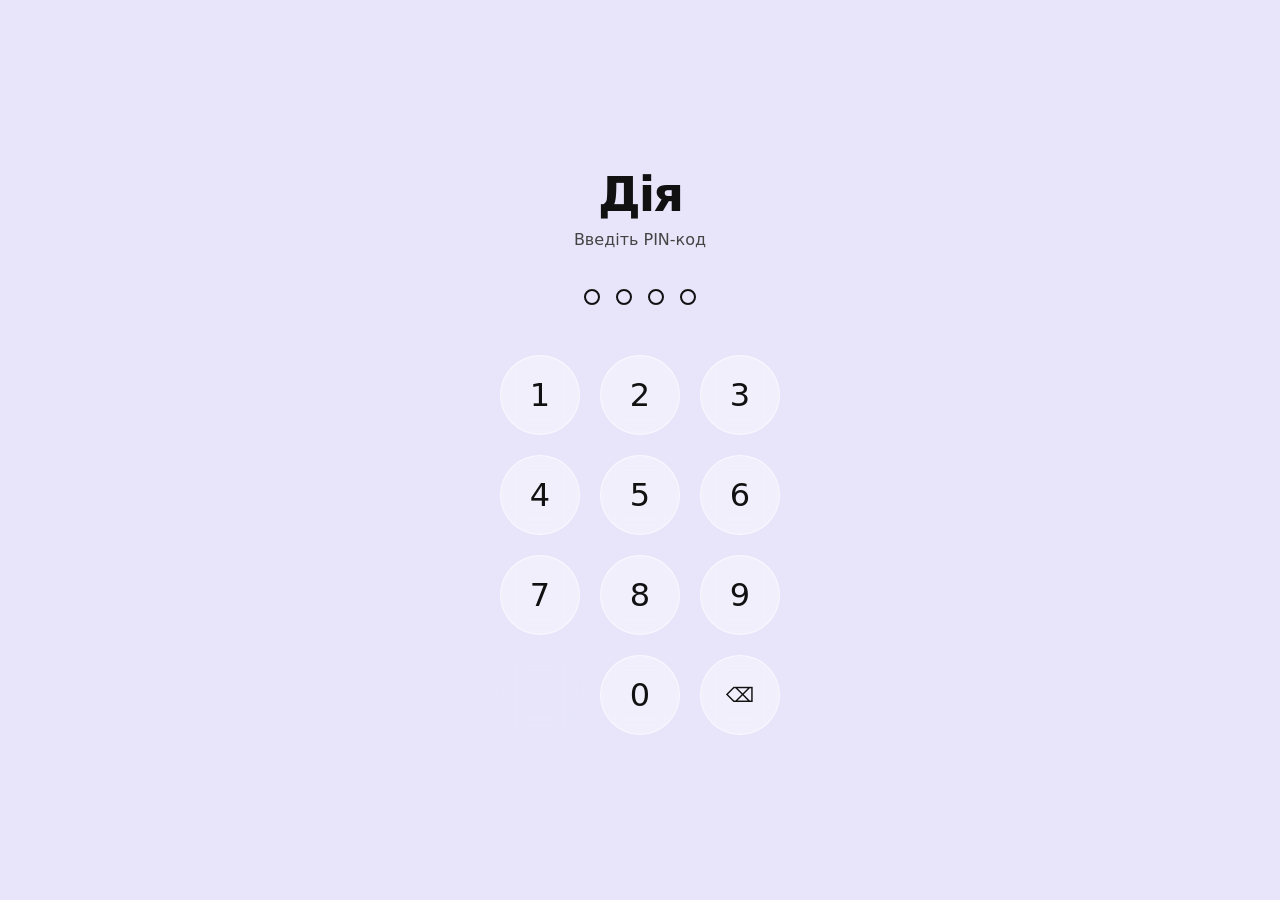
<file: daq.html>
<!DOCTYPE html>
<html lang="uk">
<head>
<meta charset="UTF-8">
<meta name="viewport" content="width=device-width, initial-scale=1.0, maximum-scale=1.0, user-scalable=no">
<title>Дія Прототип</title>
<style>
  * { margin: 0; padding: 0; box-sizing: border-box; -webkit-tap-highlight-color: transparent; }
  html, body { height: 100%; overflow: hidden; background: #e8e5fa; font-family: system-ui, -apple-system, sans-serif; }
  
  /* --- ФОН --- */
  #bg-canvas { 
    position: fixed; inset: 0; width: 100%; height: 100%; display: block; 
    filter: blur(60px); transform: scale(1.2); z-index: -1;
  }

  /* --- ЕКРАН ВХОДУ (PIN) --- */
  #screen-pin {
    position: absolute; inset: 0;
    display: flex; flex-direction: column; align-items: center; justify-content: center;
    transition: opacity 0.4s ease, transform 0.4s ease;
    z-index: 10;
  }
  #screen-pin.hidden {
    opacity: 0; pointer-events: none; transform: scale(1.05);
  }
  .pin-header { text-align: center; margin-bottom: 40px; }
  .pin-logo { font-size: 48px; font-weight: 800; letter-spacing: -2px; color: #111; }
  .pin-subtitle { font-size: 16px; color: #444; margin-top: 8px; }
  
  /* Індикатори крапок PIN */
  .pin-dots { display: flex; gap: 16px; margin-bottom: 50px; }
  .pin-dot {
    width: 16px; height: 16px; border-radius: 50%;
    border: 2px solid #111; background: transparent;
    transition: background 0.2s, transform 0.2s;
  }
  .pin-dot.filled { background: #111; transform: scale(1.1); }
  
  /* Клавіатура */
  .keypad { display: grid; grid-template-columns: repeat(3, 80px); gap: 20px; }
  .key {
    width: 80px; height: 80px; border-radius: 50%;
    background: rgba(255, 255, 255, 0.4); backdrop-filter: blur(10px);
    border: 1px solid rgba(255, 255, 255, 0.6);
    font-size: 32px; font-weight: 500; color: #111;
    display: flex; align-items: center; justify-content: center;
    cursor: pointer; transition: background 0.1s, transform 0.1s;
  }
  .key:active { background: rgba(255, 255, 255, 0.7); transform: scale(0.95); }
  .key.empty { background: transparent; border: none; pointer-events: none; }

  /* --- ЕКРАН ДОКУМЕНТІВ --- */
  #screen-main {
    position: absolute; inset: 0;
    display: flex; flex-direction: column;
    opacity: 0; pointer-events: none;
    transition: opacity 0.4s ease;
    z-index: 5;
  }
  #screen-main.active { opacity: 1; pointer-events: auto; }

  .header { padding: 60px 24px 20px; text-align: center; }
  .header h1 { font-size: 28px; font-weight: 700; color: #111; }

  /* Карусель */
  .carousel-container {
    flex: 1; display: flex; align-items: center; overflow-x: auto;
    scroll-snap-type: x mandatory; padding: 0 10vw; gap: 16px;
    scrollbar-width: none;
  }
  .carousel-container::-webkit-scrollbar { display: none; }
  
  .card-wrap {
    flex: 0 0 80vw; max-width: 340px; aspect-ratio: 1 / 1.4;
    scroll-snap-align: center; position: relative;
  }
  
  .card {
    width: 100%; height: 100%;
    background: rgba(255, 255, 255, 0.55); backdrop-filter: blur(30px);
    border-radius: 32px; padding: 32px 24px;
    box-shadow: 0 10px 30px rgba(0, 0, 0, 0.05);
    display: flex; flex-direction: column; position: relative;
    transition: transform 0.3s ease, border-radius 0.3s ease, opacity 0.3s ease;
  }
  
  .card-header { font-size: 20px; font-weight: 600; color: #111; margin-bottom: 24px; }
  .card-body p { font-size: 14px; color: #444; margin-bottom: 6px; }
  .card-body .value { font-size: 16px; color: #111; font-weight: 500; margin-bottom: 16px; }
  .card-name { font-size: 22px; font-weight: 700; color: #111; margin-top: auto; line-height: 1.2; }
  
  /* Три точки */
  .menu-btn {
    position: absolute; bottom: 24px; right: 24px;
    width: 44px; height: 44px; border-radius: 50%;
    background: #000; color: #fff; border: none;
    display: flex; align-items: center; justify-content: center;
    cursor: pointer; z-index: 2; transition: transform 0.2s;
  }
  .menu-btn:active { transform: scale(0.9); }
  .menu-btn svg { width: 20px; height: 20px; fill: currentColor; }

  /* --- МОДАЛЬНЕ ВІКНО (Меню) --- */
  .modal-overlay {
    position: fixed; inset: 0; background: rgba(0,0,0,0.3);
    backdrop-filter: blur(5px); -webkit-backdrop-filter: blur(5px);
    display: flex; align-items: flex-end; justify-content: center;
    opacity: 0; pointer-events: none; transition: opacity 0.3s; z-index: 100;
  }
  .modal-overlay.active { opacity: 1; pointer-events: auto; }
  
  .modal-menu {
    width: 100%; max-width: 500px;
    background: #fff; border-radius: 24px 24px 0 0;
    padding: 24px; transform: translateY(100%); transition: transform 0.3s ease;
  }
  .modal-overlay.active .modal-menu { transform: translateY(0); }
  
  .modal-handle { width: 40px; height: 4px; background: #ddd; border-radius: 2px; margin: 0 auto 20px; }
  .menu-item {
    padding: 16px 0; font-size: 18px; color: #111;
    border-bottom: 1px solid #eee; cursor: pointer;
    display: flex; justify-content: space-between; align-items: center;
  }
  .menu-item:last-child { border-bottom: none; }
  .menu-item:active { opacity: 0.5; }

  /* --- ПОВНОЕКРАННИЙ РЕЖИМ КАРТКИ --- */
  #screen-full {
    position: fixed; inset: 0; background: #f0f0f5; z-index: 200;
    display: flex; flex-direction: column;
    opacity: 0; pointer-events: none; transition: opacity 0.3s, transform 0.3s;
    transform: translateY(100%);
  }
  #screen-full.active {
    opacity: 1; pointer-events: auto; transform: translateY(0);
  }
  
  .full-header {
    padding: 60px 24px 20px; display: flex; align-items: center;
    font-size: 20px; font-weight: 600; background: transparent;
  }
  .back-btn {
    background: none; border: none; font-size: 24px; margin-right: 16px;
    cursor: pointer; color: #111;
  }
  
  .full-content {
    flex: 1; background: #fff; border-radius: 32px 32px 0 0;
    padding: 32px; overflow-y: auto;
  }
  .full-content h2 { font-size: 28px; margin-bottom: 30px; }
  
  /* QR-код заглушка */
  .qr-placeholder {
    width: 250px; height: 250px; background: #111; margin: 0 auto 30px;
    border-radius: 12px; display: flex; align-items: center; justify-content: center;
    color: #fff; font-size: 12px; opacity: 0.1;
  }

  /* Адаптація під мобільні */
  @media (max-height: 700px) {
    .keypad { gap: 12px; }
    .key { width: 64px; height: 64px; font-size: 24px; }
    .pin-dots { margin-bottom: 30px; }
  }
</style>
</head>
<body>

  <canvas id="bg-canvas"></canvas>

  <!-- ЕКРАН 1: ВХІД (PIN) -->
  <div id="screen-pin">
    <div class="pin-header">
      <div class="pin-logo">Дія</div>
      <div class="pin-subtitle">Введіть PIN-код</div>
    </div>
    
    <div class="pin-dots">
      <div class="pin-dot" id="dot0"></div>
      <div class="pin-dot" id="dot1"></div>
      <div class="pin-dot" id="dot2"></div>
      <div class="pin-dot" id="dot3"></div>
    </div>

    <div class="keypad">
      <div class="key" onclick="enterPin(1)">1</div>
      <div class="key" onclick="enterPin(2)">2</div>
      <div class="key" onclick="enterPin(3)">3</div>
      <div class="key" onclick="enterPin(4)">4</div>
      <div class="key" onclick="enterPin(5)">5</div>
      <div class="key" onclick="enterPin(6)">6</div>
      <div class="key" onclick="enterPin(7)">7</div>
      <div class="key" onclick="enterPin(8)">8</div>
      <div class="key" onclick="enterPin(9)">9</div>
      <div class="key empty"></div>
      <div class="key" onclick="enterPin(0)">0</div>
      <div class="key" onclick="deletePin()" style="font-size: 20px;">⌫</div>
    </div>
  </div>

  <!-- ЕКРАН 2: ДОКУМЕНТИ -->
  <div id="screen-main">
    <div class="header">
      <h1>Мої документи</h1>
    </div>
    
    <div class="carousel-container">
      <!-- Картка 1 -->
      <div class="card-wrap">
        <div class="card">
          <div class="card-header">єДокумент</div>
          <div class="card-body">
            <p>Дата народження:</p>
            <div class="value">13.09.1971</div>
            <p>РНОКПП:</p>
            <div class="value">2618801198</div>
          </div>
          <div class="card-name">КУЧКОВСЬКИЙ<br>ДМИТРО<br>ВОЛОДИМИРОВИЧ</div>
          <button class="menu-btn" onclick="openMenu()">
            <svg viewBox="0 0 24 24"><path d="M6 10c-1.1 0-2 .9-2 2s.9 2 2 2 2-.9 2-2-.9-2-2-2zm12 0c-1.1 0-2 .9-2 2s.9 2 2 2 2-.9 2-2-.9-2-2-2zm-6 0c-1.1 0-2 .9-2 2s.9 2 2 2 2-.9 2-2-.9-2-2-2z"/></svg>
          </button>
        </div>
      </div>
      
      <!-- Картка 2 -->
      <div class="card-wrap">
        <div class="card">
          <div class="card-header">Посвідчення водія</div>
          <div class="card-body">
            <p>Категорії:</p>
            <div class="value">B, C</div>
            <p>Дійсне до:</p>
            <div class="value">01.01.2030</div>
          </div>
          <div class="card-name">КУЧКОВСЬКИЙ<br>ДМИТРО<br>ВОЛОДИМИРОВИЧ</div>
          <button class="menu-btn" onclick="openMenu()">
            <svg viewBox="0 0 24 24"><path d="M6 10c-1.1 0-2 .9-2 2s.9 2 2 2 2-.9 2-2-.9-2-2-2zm12 0c-1.1 0-2 .9-2 2s.9 2 2 2 2-.9 2-2-.9-2-2-2zm-6 0c-1.1 0-2 .9-2 2s.9 2 2 2 2-.9 2-2-.9-2-2-2z"/></svg>
          </button>
        </div>
      </div>
    </div>
  </div>

  <!-- МОДАЛЬНЕ ВІКНО МЕНЮ -->
  <div class="modal-overlay" id="menu-overlay" onclick="closeMenu(event)">
    <div class="modal-menu" onclick="event.stopPropagation()">
      <div class="modal-handle"></div>
      <div class="menu-item" onclick="showFullScreen()">
        <span>Плана версія (Повна)</span>
        <span>→</span>
      </div>
      <div class="menu-item" style="color: #999;">Поділитися</div>
      <div class="menu-item" style="color: #999;">Додати до гаманця</div>
    </div>
  </div>

  <!-- ЕКРАН 3: ПОВНА ВЕРСІЯ КАРТКИ -->
  <div id="screen-full">
    <div class="full-header">
      <button class="back-btn" onclick="closeFullScreen()">←</button>
      Документ
    </div>
    <div class="full-content">
      <h2>єДокумент</h2>
      <div class="qr-placeholder">QR CODE</div>
      <p style="font-size: 14px; color: #666; margin-bottom: 8px;">Дата народження:</p>
      <p style="font-size: 18px; margin-bottom: 20px;">13.09.1971</p>
      
      <p style="font-size: 14px; color: #666; margin-bottom: 8px;">РНОКПП:</p>
      <p style="font-size: 18px; margin-bottom: 20px;">2618801198</p>

      <p style="font-size: 14px; color: #666; margin-bottom: 8px;">ПІБ:</p>
      <p style="font-size: 24px; font-weight: 700; line-height: 1.2;">КУЧКОВСЬКИЙ<br>ДМИТРО<br>ВОЛОДИМИРОВИЧ</p>
    </div>
  </div>

<script>
  // --- ЛОГІКА PIN-КОДУ ---
  let pin = "";
  const correctPin = "1234"; // Будь-які 4 цифри, але для тесту залишимо 1234
  
  function enterPin(num) {
    if (pin.length < 4) {
      pin += num;
      updateDots();
      
      // Якщо ввели 4 цифри — перевіряємо (в нашому випадку пускаємо будь-які)
      if (pin.length === 4) {
        setTimeout(() => {
          // Перехід на головний екран
          document.getElementById('screen-pin').classList.add('hidden');
          document.getElementById('screen-main').classList.add('active');
          pin = ""; // Скидаємо
          updateDots();
        }, 300);
      }
    }
  }

  function deletePin() {
    if (pin.length > 0) {
      pin = pin.slice(0, -1);
      updateDots();
    }
  }

  function updateDots() {
    for (let i = 0; i < 4; i++) {
      const dot = document.getElementById(`dot${i}`);
      if (i < pin.length) dot.classList.add('filled');
      else dot.classList.remove('filled');
    }
  }

  // --- ЛОГІКА МЕНЮ ---
  function openMenu() {
    document.getElementById('menu-overlay').classList.add('active');
  }

  function closeMenu(e) {
    if (e.target.id === 'menu-overlay') {
      document.getElementById('menu-overlay').classList.remove('active');
    }
  }

  // --- ЛОГІКА ПОВНОЕКРАННОГО РЕЖИМУ ---
  function showFullScreen() {
    document.getElementById('menu-overlay').classList.remove('active');
    document.getElementById('screen-full').classList.add('active');
  }

  function closeFullScreen() {
    document.getElementById('screen-full').classList.remove('active');
  }


  // --- ФОН (Код з попереднього кроку) ---
  (function () {
    const canvas = document.getElementById('bg-canvas');
    const ctx = canvas.getContext('2d');
    const CONFIG = {
      gridW: 80, gridH: 80,
      colors: [[190,170,240],[170,210,250],[180,240,220],[250,240,180],[240,200,240],[255,255,255]],
      rotationSpeed: (Math.PI * 2) / 20000, falloff: 2.0,
    };
    let W = 0, H = 0, off = document.createElement('canvas'), offCtx = off.getContext('2d');
    let imgData, buf, nodes = [], lastT = 0, currentAngle = 0;

    function makeNodes() {
      nodes = [];
      const count = CONFIG.colors.length;
      for (let i = 0; i < count; i++) {
        nodes.push({
          baseAngle: (Math.PI * 2 / count) * i,
          radius: 0.2 + (i * 0.05),
          color: CONFIG.colors[i],
        });
      }
    }

    function resize() {
      W = window.innerWidth; H = window.innerHeight;
      if (W === 0 || H === 0) return;
      canvas.width = W; canvas.height = H;
      canvas.style.width = W + 'px'; canvas.style.height = H + 'px';
      off.width = CONFIG.gridW; off.height = CONFIG.gridH;
      imgData = offCtx.createImageData(CONFIG.gridW, CONFIG.gridH);
      buf = imgData.data;
      if (nodes.length === 0) makeNodes();
      renderFrame(16);
    }

    function renderFrame(dt) {
      const gw = CONFIG.gridW, gh = CONFIG.gridH;
      const gwMinus1 = gw - 1, ghMinus1 = gh - 1;
      currentAngle += CONFIG.rotationSpeed * dt;
      const nodeCount = nodes.length;
      const nx = new Float32Array(nodeCount), ny = new Float32Array(nodeCount);
      const nr = new Float32Array(nodeCount), ng = new Float32Array(nodeCount), nb = new Float32Array(nodeCount);

      for (let k = 0; k < nodeCount; k++) {
        const angle = nodes[k].baseAngle + currentAngle;
        nx[k] = 0.5 + Math.cos(angle) * nodes[k].radius;
        ny[k] = 0.5 + Math.sin(angle) * nodes[k].radius;
        nr[k] = nodes[k].color[0]; ng[k] = nodes[k].color[1]; nb[k] = nodes[k].color[2];
      }

      let idx = 0;
      for (let j = 0; j < gh; j++) {
        const vy = j / ghMinus1;
        for (let i = 0; i < gw; i++) {
          const vx = i / gwMinus1;
          let sumW = 0, r = 0, g = 0, b = 0;
          for (let k = 0; k < nodeCount; k++) {
            const dx = vx - nx[k], dy = vy - ny[k];
            const d2 = dx * dx + dy * dy;
            const w = 1 / (Math.pow(d2 + 0.02, CONFIG.falloff));
            sumW += w; r += nr[k] * w; g += ng[k] * w; b += nb[k] * w;
          }
          buf[idx++] = r / sumW; buf[idx++] = g / sumW; buf[idx++] = b / sumW; buf[idx++] = 255;
        }
      }
      offCtx.putImageData(imgData, 0, 0);
      ctx.imageSmoothingEnabled = true; ctx.imageSmoothingQuality = 'high';
      ctx.drawImage(off, 0, 0, W, H);
    }

    function loop(t) {
      if (!lastT) lastT = t;
      const dt = Math.min(t - lastT, 50);
      lastT = t;
      renderFrame(dt);
      requestAnimationFrame(loop);
    }

    window.addEventListener('resize', () => {
      clearTimeout(window.__rt);
      window.__rt = setTimeout(resize, 150);
    });

    window.addEventListener('load', () => { resize(); requestAnimationFrame(loop); });
  })();
</script>
</body>
</html>
</file>
<file: styles.css>
@import url("https://fonts.googleapis.com/css2?family=Noto+Serif+Georgian:wght@500;600&family=Old+Standard+TT:ital,wght@0,400;0,700;1,400&display=swap");

:root {

  --color-wall: #2a1814;
  --color-wall-raise: #3c241c;
  --color-paper: #f3e6cf;
  --color-paper-deep: #e4d0aa;
  --color-ink: #2a1c12;
  --color-gilt: #c6a15a;
  --color-gilt-deep: #7a5a28;
  --color-gilt-shine: #f0e2b0;
  --color-muted: #cbb89a;
  --color-well: #140e0b;
  --font-display: "Old Standard TT", "Palatino Linotype", Palatino, "Times New Roman", serif;
  --font-geo: "Noto Serif Georgian", "Old Standard TT", serif;

}

button:not(:disabled),
[role="button"]:not(:disabled) {
  cursor: pointer;
}

html {
    background: var(--color-wall);
    overflow-x: clip;
  }

  body {
    margin: 0;
    min-height: 100vh;
    color: var(--color-paper);
    font-family: var(--font-display);
    font-size: 1.0625rem;
    line-height: 1.55;
    background-color: var(--color-wall);
    background-image: url("data:image/svg+xml;utf8,%3Csvg xmlns='http://www.w3.org/2000/svg' width='160' height='160' viewBox='0 0 160 160'%3E%3Cg fill='none' stroke='%23422620' stroke-width='1.1'%3E%3Cpath d='M80 8c16 16 16 32 0 48-16-16-16-32 0-48z'/%3E%3Cpath d='M80 104c16 16 16 32 0 48-16-16-16-32 0-48z'/%3E%3Cpath d='M8 80c16-16 32-16 48 0-16 16-32 16-48 0z'/%3E%3Cpath d='M104 80c16-16 32-16 48 0-16 16-32 16-48 0z'/%3E%3Ccircle cx='80' cy='80' r='9'/%3E%3C/g%3E%3Ccircle cx='80' cy='80' r='2.4' fill='%23523228'/%3E%3C/svg%3E");
    background-size: 10rem 10rem;
  }

.salon {
  position: relative;
  max-width: 72rem;
  margin: 0 auto;
  padding: 2.75rem 1.15rem 4.5rem;
  overflow-x: clip;
}

.salon::before {
  content: "";
  pointer-events: none;
  position: fixed;
  inset: 0;
  background: radial-gradient(ellipse at 50% 12%, transparent 0%, rgba(10, 5, 3, 0.62) 80%);
}

.mast,
.label,
.hang,
.colophon,
.rail {
  position: relative;
  z-index: 1;
}

.mast {
  display: flex;
  flex-direction: column;
  align-items: center;
  text-align: center;
}

.kicker {
  margin: 0;
  color: var(--color-gilt);
  font-size: 0.78rem;
  letter-spacing: 0.32em;
  text-transform: uppercase;
}

.geo {
  margin: 0.85rem 0 0;
  font-family: var(--font-geo);
  font-size: 1.35rem;
  font-weight: 500;
  letter-spacing: 0.04em;
  color: var(--color-paper);
}

.medallion {
  margin: 1.5rem 0 0.25rem;
}

.medallion figcaption {
  margin-top: 0.85rem;
  color: var(--color-muted);
  font-style: italic;
  font-size: 0.95rem;
}

.oval {
  position: relative;
  width: min(16.5rem, 68vw);
  margin: 0 auto;
  padding: 0.7rem;
  border-radius: 50%;
  background: linear-gradient(
    155deg,
    var(--color-gilt-shine) 0%,
    var(--color-gilt) 22%,
    var(--color-gilt-deep) 48%,
    var(--color-gilt-shine) 62%,
    var(--color-gilt-deep) 82%,
    var(--color-gilt) 100%
  );
  box-shadow:
    0 1.15rem 1.8rem rgba(8, 3, 2, 0.5),
    inset 0 1px 0 rgba(255, 248, 220, 0.65);
}

.oval-mat {
  padding: 0.45rem;
  border-radius: 50%;
  background: var(--color-paper);
}

.oval-opening {
  position: relative;
  aspect-ratio: 3 / 4;
  overflow: hidden;
  border-radius: 50%;
  background: var(--color-well);
}

.oval-opening img,
.oval-opening video {
  display: block;
  width: 100%;
  height: 100%;
  object-fit: cover;
  object-position: center 30%;
}

.oval-opening video {
  position: absolute;
  inset: 0;
}

h1 {
  margin: 0.35rem 0 0;
  font-size: clamp(2.35rem, 7vw, 4.4rem);
  font-weight: 400;
  letter-spacing: 0.035em;
  line-height: 1.05;
}

.dates {
  margin: 0.55rem 0 0;
  font-style: italic;
  color: var(--color-muted);
}

.place {
  margin: 0.35rem 0 0;
  letter-spacing: 0.12em;
  text-transform: uppercase;
  font-size: 0.78rem;
  color: var(--color-gilt);
}

.label {
  max-width: 40rem;
  margin: 1.75rem auto 0;
  padding: 1.35rem 1.25rem 1.2rem;
  background: var(--color-paper);
  color: var(--color-ink);
  border: 1px solid color-mix(in srgb, var(--color-gilt) 48%, var(--color-paper-deep));
  box-shadow: 0 0.9rem 1.6rem rgba(8, 3, 2, 0.35);
}

.label p {
  margin: 0;
}

.label p + p {
  margin-top: 0.85rem;
}

.label-note {
  font-style: italic;
  color: color-mix(in srgb, var(--color-ink) 78%, var(--color-gilt-deep));
}

.label a {
  color: var(--color-gilt-deep);
  text-underline-offset: 0.18em;
}

.label a:hover {
  color: var(--color-ink);
}

.rail {
  height: 0.28rem;
  max-width: 28rem;
  margin: 2rem auto 0;
  background: linear-gradient(90deg, transparent, var(--color-gilt), transparent);
}

.hang {
  display: grid;
  grid-template-columns: 1fr;
  gap: 2.6rem 1.25rem;
  margin-top: 2.2rem;
}

.plate {
  --tilt: -1.15deg;
  width: min(100%, 22rem);
  margin-inline: auto;
  transform-origin: 50% 0.35rem;
  animation: queue-sway 45.6s cubic-bezier(0.45, 0.05, 0.55, 1) infinite;
  animation-delay: calc(var(--i) * -2.4s);
}

.plate:nth-child(even) {
  --tilt: 1.15deg;
}

.plate.is-live {
  animation: none;
}

.plate-hit {
  display: flex;
  width: 100%;
  flex-direction: column;
  align-items: center;
  padding: 0;
  border: 0;
  background: transparent;
  color: inherit;
  font: inherit;
  text-align: center;
  transition: scale 150ms ease-out;
}

button.plate-hit:active {
  scale: 0.96;
}

button.plate-hit:focus-visible {
  outline: 2px solid var(--color-gilt);
  outline-offset: 5px;
}

.nail {
  display: block;
  width: 0.55rem;
  height: 0.55rem;
  margin-bottom: 0.35rem;
  border-radius: 50%;
  background: radial-gradient(circle at 35% 30%, var(--color-gilt-shine), var(--color-gilt-deep) 72%);
  box-shadow:
    0 1px 0 rgba(255, 248, 220, 0.45),
    0 2px 2px rgba(0, 0, 0, 0.45);
}

.frame {
  position: relative;
  display: block;
  width: 100%;
  padding: 0.62rem;
  background: linear-gradient(
    158deg,
    var(--color-gilt-shine) 0%,
    var(--color-gilt) 18%,
    var(--color-gilt-deep) 42%,
    var(--color-gilt-shine) 58%,
    var(--color-gilt-deep) 78%,
    var(--color-gilt) 100%
  );
  box-shadow:
    0 1rem 1.5rem rgba(8, 3, 2, 0.42),
    inset 0 1px 0 rgba(255, 248, 220, 0.5);
}

.lamp {
  position: relative;
  z-index: 3;
  display: block;
  width: min(11.25rem, 62%);
  height: 1.55rem;
  margin: 0.2rem auto 0.7rem;
  pointer-events: none;
}

.lamp-plate {
  position: absolute;
  left: 50%;
  top: 0;
  width: 0.95rem;
  height: 0.32rem;
  transform: translateX(-50%);
  border-radius: 0.08rem;
  background: linear-gradient(180deg, var(--color-gilt-shine), var(--color-gilt-deep));
  box-shadow: 0 1px 1px rgba(0, 0, 0, 0.4);
}

.lamp-arm {
  position: absolute;
  left: 50%;
  top: 0.22rem;
  width: 0.16rem;
  height: 0.62rem;
  transform: translateX(-50%);
  border-radius: 0.08rem;
  background: linear-gradient(90deg, #5a4016 0%, #f4e7c2 46%, #6b4c1c 100%);
}

.lamp-shade {
  position: absolute;
  left: 0;
  right: 0;
  bottom: 0;
  height: 0.82rem;
  border-radius: 0.72rem 0.72rem 0.22rem 0.22rem;
  background:
    radial-gradient(ellipse at 50% 130%, rgba(255, 186, 90, 0.9), transparent 58%),
    linear-gradient(180deg, #fff8dc 0%, #e8cc8e 18%, #a07834 52%, #4e3412 100%);
  box-shadow:
    inset 0 1px 0 rgba(255, 252, 232, 0.9),
    inset 0 -7px 8px rgba(255, 168, 64, 0.32),
    0 0.4rem 0.55rem rgba(0, 0, 0, 0.28);
}

.lamp-shade::before,
.lamp-shade::after {
  content: "";
  position: absolute;
  top: 16%;
  width: 0.28rem;
  height: 68%;
  border-radius: 0.08rem;
  background: linear-gradient(90deg, #6d4e1c, #f6ebc8 48%, #5c4016);
}

.lamp-shade::before {
  left: -0.06rem;
}

.lamp-shade::after {
  right: -0.06rem;
}

.frame::after {
  content: "";
  pointer-events: none;
  position: absolute;
  z-index: 2;
  left: 12%;
  right: 12%;
  top: 0;
  height: 38%;
  background: linear-gradient(
    180deg,
    rgba(255, 214, 148, 0.38) 0%,
    rgba(255, 196, 110, 0.12) 46%,
    transparent 78%
  );
}

.frame-well {
  display: block;
  padding: 0.42rem;
  background: var(--color-well);
  box-shadow: inset 0 0 0 1px color-mix(in srgb, var(--color-gilt-deep) 70%, black);
}

.opening {
  position: relative;
  display: block;
  width: 100%;
  aspect-ratio: var(--ratio, 3 / 4);
  min-height: 18rem;          /* ← добавьте */
  overflow: hidden;
  background: var(--color-well);
}

@media (min-width: 840px) {
  .opening {
    aspect-ratio: auto;
    height: 26rem;
    min-height: 0;
  }
}
.opening img,
.opening video {
  position: absolute;
  inset: 0;
  display: block;
  width: 100%;
  height: 100%;
  object-fit: cover;
}

.plate-video {
  opacity: 0;
  transition: opacity 220ms ease-out;
}

.plate-video.is-on {
  opacity: 1;
}

.slip {
  display: flex;
  flex-direction: column;
  gap: 0.15rem;
  width: 86%;
  margin-top: 0.8rem;
  padding: 0.5rem 0.7rem 0.55rem;
  background: var(--color-paper);
  color: var(--color-ink);
  box-shadow: 0 0.45rem 0.8rem rgba(8, 3, 2, 0.28);
}

.slip-title {
  font-size: 1.05rem;
  line-height: 1.25;
}

.slip-meta {
  color: var(--color-gilt-deep);
  font-size: 0.72rem;
  letter-spacing: 0.16em;
  text-transform: uppercase;
}

.colophon {
  margin-top: 3rem;
  text-align: center;
  color: var(--color-muted);
  font-style: italic;
}

.colophon p {
  margin: 0.15rem 0;
}

.enter {
  animation: rise 700ms cubic-bezier(0.2, 0.7, 0.2, 1) both;
}

.mast .enter:nth-child(1) { animation-delay: 0ms; }
.mast .enter:nth-child(2) { animation-delay: 80ms; }
.mast .enter:nth-child(3) { animation-delay: 150ms; }
.mast .enter:nth-child(4) { animation-delay: 240ms; }
.mast .enter:nth-child(5) { animation-delay: 320ms; }
.mast .enter:nth-child(6) { animation-delay: 380ms; }
.label.enter { animation-delay: 460ms; }

@keyframes rise {
  from {
    opacity: 0;
    transform: translateY(12px);
    filter: blur(4px);
  }
  to {
    opacity: 1;
    transform: none;
    filter: none;
  }
}

@keyframes queue-sway {
  0%,
  5.2%,
  100% {
    transform: rotate(0deg);
  }
  2.6% {
    transform: rotate(var(--tilt));
  }
}

@media (min-width: 840px) {
  .salon {
    padding-top: 3.25rem;
  }

  .hang {
    grid-template-columns: repeat(3, minmax(0, 1fr));
    gap: 3.25rem 2rem;
    align-items: start;
  }

  .plate,
  .plate[data-span="third"],
  .plate[data-span="half"],
  .plate[data-span="wide"] {
    grid-column: auto;
    width: 100%;
    max-width: none;
    margin-inline: 0;
  }

  .opening {
    aspect-ratio: auto;
    height: 26rem;
  }

  .slip {
    min-height: 4.5rem;
  }

  .label {
    padding: 1.6rem 1.8rem 1.45rem;
  }
}

@media (prefers-reduced-motion: reduce) {
  .plate,
  .enter {
    animation: none;
  }

  .plate-video {
    transition: none;
  }
}
.archive-links {
  display: flex;
  flex-direction: column;
  align-items: center;
  gap: 0.35rem;
  margin-top: 1.35rem;
  padding-top: 1rem;
}

.archive-links::before {
  content: "";
  width: 4.25rem;
  height: 1px;
  margin-bottom: 0.45rem;
  background: color-mix(in srgb, var(--color-gilt) 65%, transparent);
}

.archive-link {
  display: inline-flex;
  align-items: center;
  justify-content: center;
  gap: 0.4rem;
  padding: 0.1rem;
  background: none;
  border: 0;
  box-shadow: none;
  color: var(--color-gilt);
  font-style: italic;
  letter-spacing: 0.03em;
  text-decoration: none;
}

.archive-link:hover,
.archive-link:focus-visible {
  color: var(--color-paper);
  outline: none;
}

.archive-icon {
  width: 0.85rem;
  height: 0.85rem;
  flex: none;
  color: var(--color-gilt);
}

.archive-link-plain {
  color: var(--color-muted);
}
</file>
